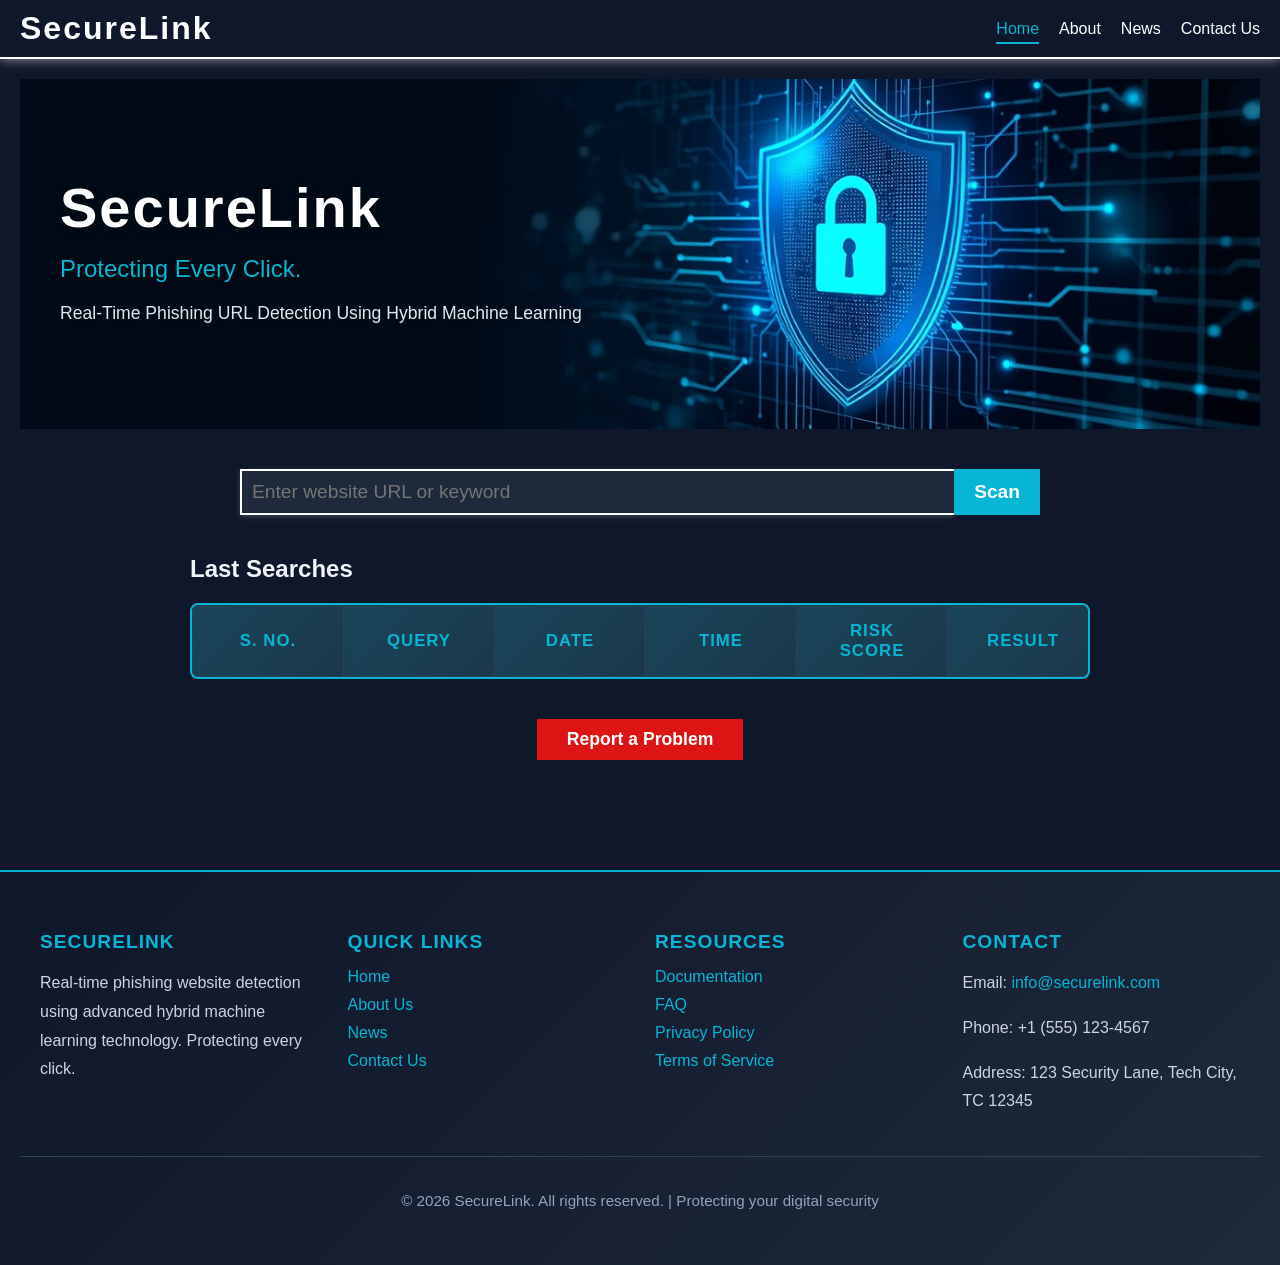
<file: index.html>
<!DOCTYPE html>
<html lang="en">
<head>
    <meta charset="UTF-8">
    <meta http-equiv="X-UA-Compatible" content="IE=edge">
    <meta name="viewport" content="width=device-width, initial-scale=1.0">
    <title>SecureLink - Real Time Phishing Website Detector</title>
    <link rel="stylesheet" href="style.css">
</head>
<body>
    <header class="site-header">
        <div class="logo">SecureLink</div>
        <button class="nav-toggle" aria-label="Toggle navigation">&#9776;</button>
        <nav class="main-nav">
            <ul>
                <li><a href="#" class="active">Home</a></li>
                <li><a href="about.html">About</a></li>
                <li><a href="#news">News</a></li>
                <li><a href="contact.html">Contact Us</a></li>
            </ul>
        </nav>
    </header>

    <main class="home-page">
        <section class="hero-banner">
            <img src="secure1.jpg" alt="SecureLink Banner" class="banner-image">
            <div class="banner-content glass-effect">
                <h1>SecureLink</h1>
                <p>Protecting Every Click.</p>
                <p class="subtitle">Real-Time Phishing URL Detection Using Hybrid Machine Learning</p>
            </div>
        </section>
        <section class="search-section">
            <input type="text" id="searchInput" placeholder="Enter website URL or keyword" />
            <button id="scanButton">Scan</button>
        </section>

        <section id="resultArea" class="result-section">
            <!-- Future ML model results will appear here -->
        </section>

        <section class="last-searches">
            <h2>Last Searches</h2>
            <table id="searchTable">
                <thead>
                    <tr>
                        <th>S. No.</th>
                        <th>Query</th>
                        <th>Date</th>
                        <th>Time</th>
                        <th>Risk Score</th>
                        <th>Result</th>
                    </tr>
                </thead>
                <tbody>
                    <!-- entries will be added here by JS -->
                </tbody>
            </table>
        </section>

        <button id="reportButton" class="report-button">Report a Problem</button>

        <!-- Report Dialog -->
        <div id="reportModal" class="modal">
            <div class="modal-content">
                <div class="modal-header">
                    <h2>Report a Problem</h2>
                    <button class="close-btn" id="closeModal">&times;</button>
                </div>
                <form id="reportForm">
                    <div class="form-group">
                        <label for="reportEmail">Email Address:</label>
                        <input type="email" id="reportEmail" placeholder="your.email@example.com" required>
                    </div>
                    <div class="form-group">
                        <label for="reportUrl">Problematic URL (if applicable):</label>
                        <input type="text" id="reportUrl" placeholder="https://example.com">
                    </div>
                    <div class="form-group">
                        <label for="reportType">Issue Type:</label>
                        <select id="reportType" required>
                            <option value="">-- Select an issue --</option>
                            <option value="false-positive">False Positive (Safe marked as Unsafe)</option>
                            <option value="false-negative">False Negative (Unsafe marked as Safe)</option>
                            <option value="technical">Technical Issue</option>
                            <option value="other">Other</option>
                        </select>
                    </div>
                    <div class="form-group">
                        <label for="reportMessage">Description:</label>
                        <textarea id="reportMessage" placeholder="Please describe the problem in detail..." rows="5" required></textarea>
                    </div>
                    <div class="modal-buttons">
                        <button type="button" class="btn-cancel" id="cancelBtn">Cancel</button>
                        <button type="submit" class="btn-submit">Submit Report</button>
                    </div>
                </form>
            </div>
        </div>
    </main>

    <footer>
        <div class="footer-content">
            <div class="footer-section">
                <h3>SecureLink</h3>
                <p>Real-time phishing website detection using advanced hybrid machine learning technology. Protecting every click.</p>
            </div>
            <div class="footer-section">
                <h3>Quick Links</h3>
                <ul>
                    <li><a href="index.html">Home</a></li>
                    <li><a href="about.html">About Us</a></li>
                    <li><a href="#news">News</a></li>
                    <li><a href="contact.html">Contact Us</a></li>
                </ul>
            </div>
            <div class="footer-section">
                <h3>Resources</h3>
                <ul>
                    <li><a href="#">Documentation</a></li>
                    <li><a href="#">FAQ</a></li>
                    <li><a href="#">Privacy Policy</a></li>
                    <li><a href="#">Terms of Service</a></li>
                </ul>
            </div>
            <div class="footer-section">
                <h3>Contact</h3>
                <p>Email: <a href="mailto:info@securelink.com">info@securelink.com</a></p>
                <p>Phone: +1 (555) 123-4567</p>
                <p>Address: 123 Security Lane, Tech City, TC 12345</p>
            </div>
        </div>
        <div class="footer-bottom">
            <p>&copy; 2026 SecureLink. All rights reserved. | Protecting your digital security</p>
        </div>
    </footer>

    <script src="Script.js"></script>
</body>
</html>
</file>
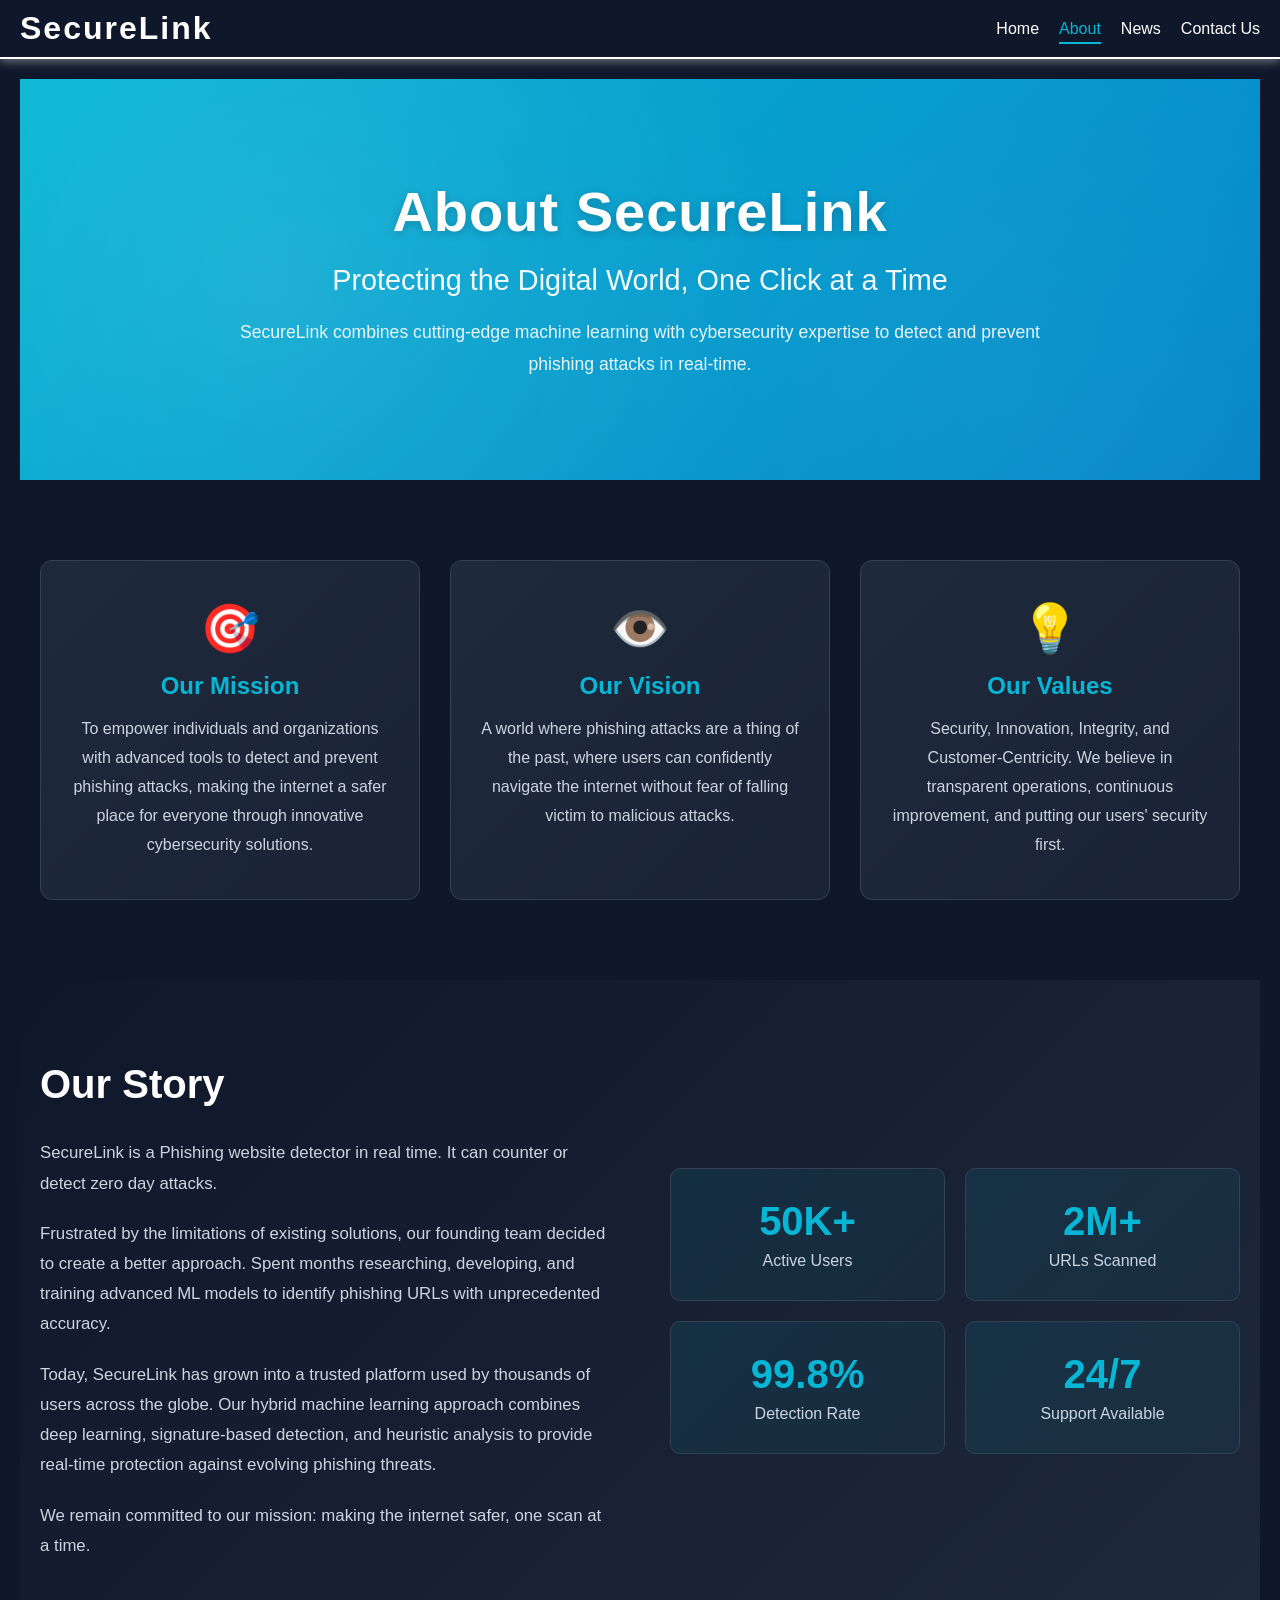
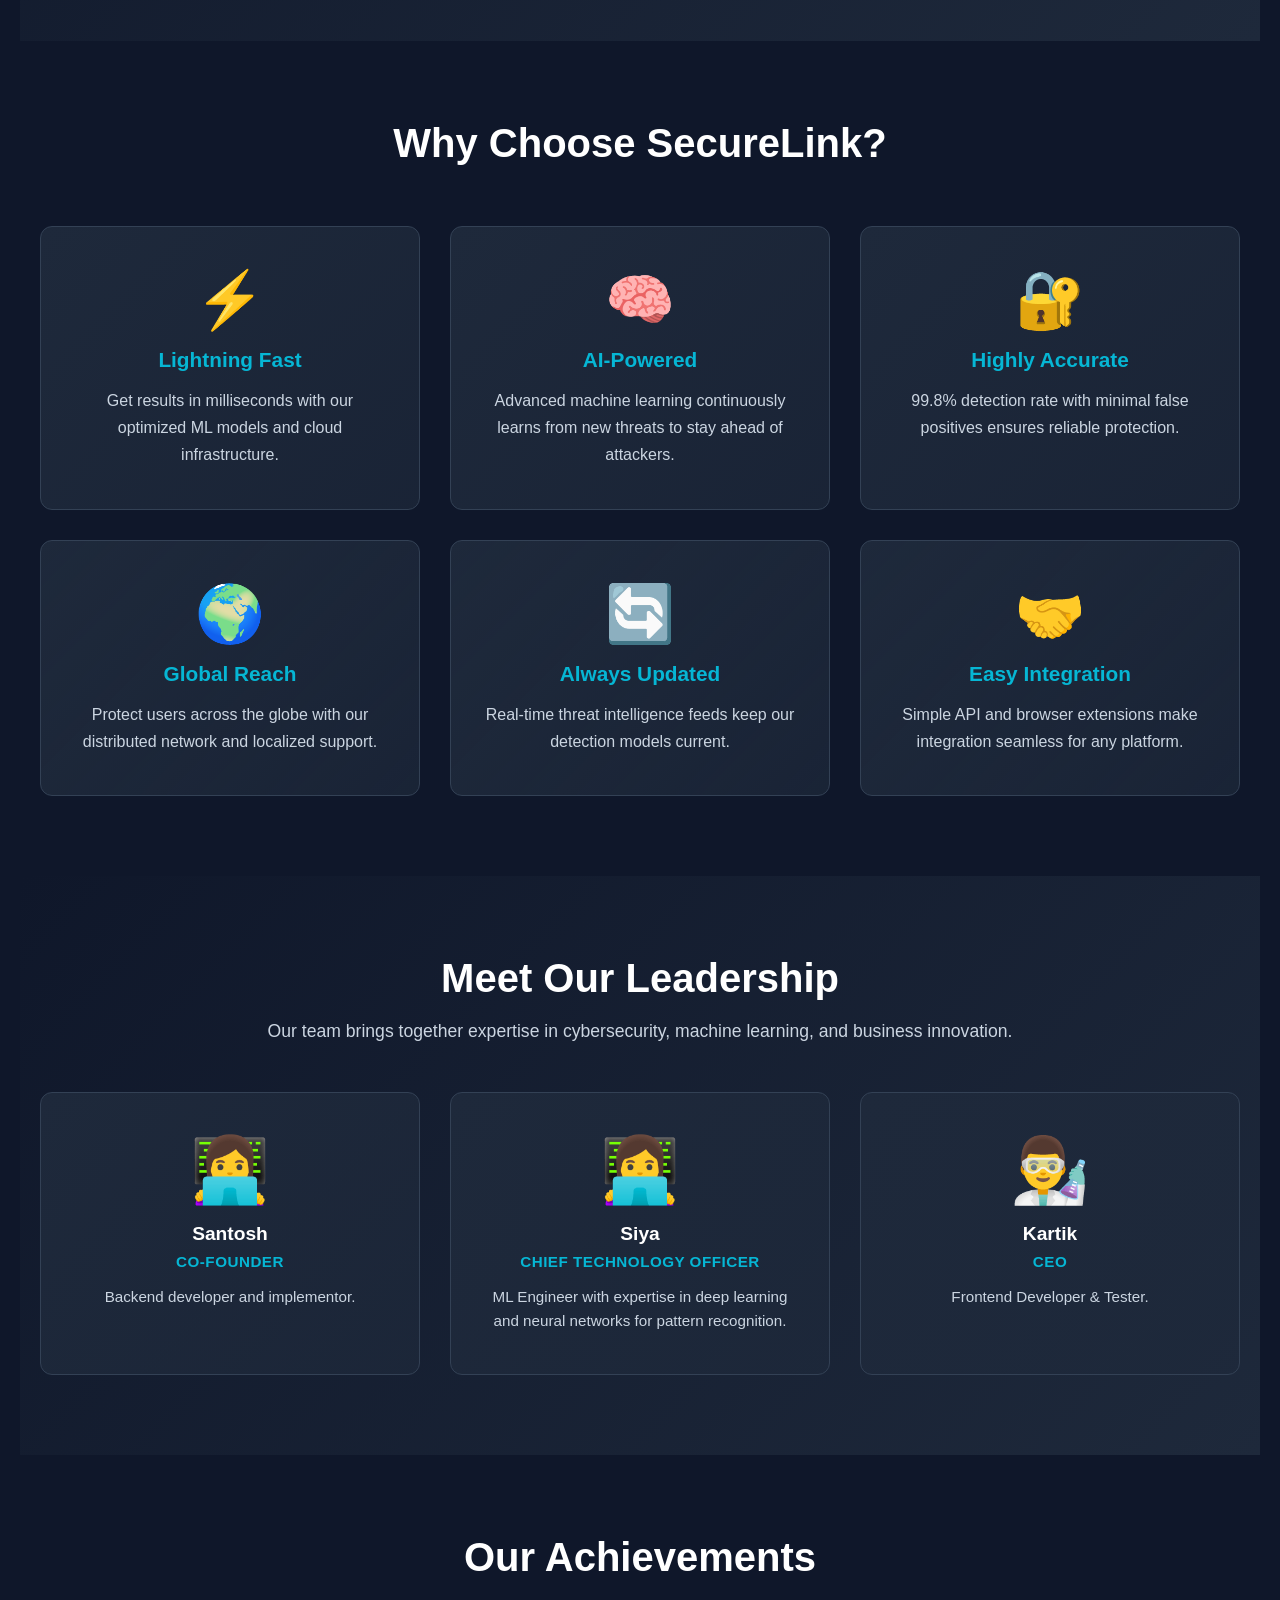
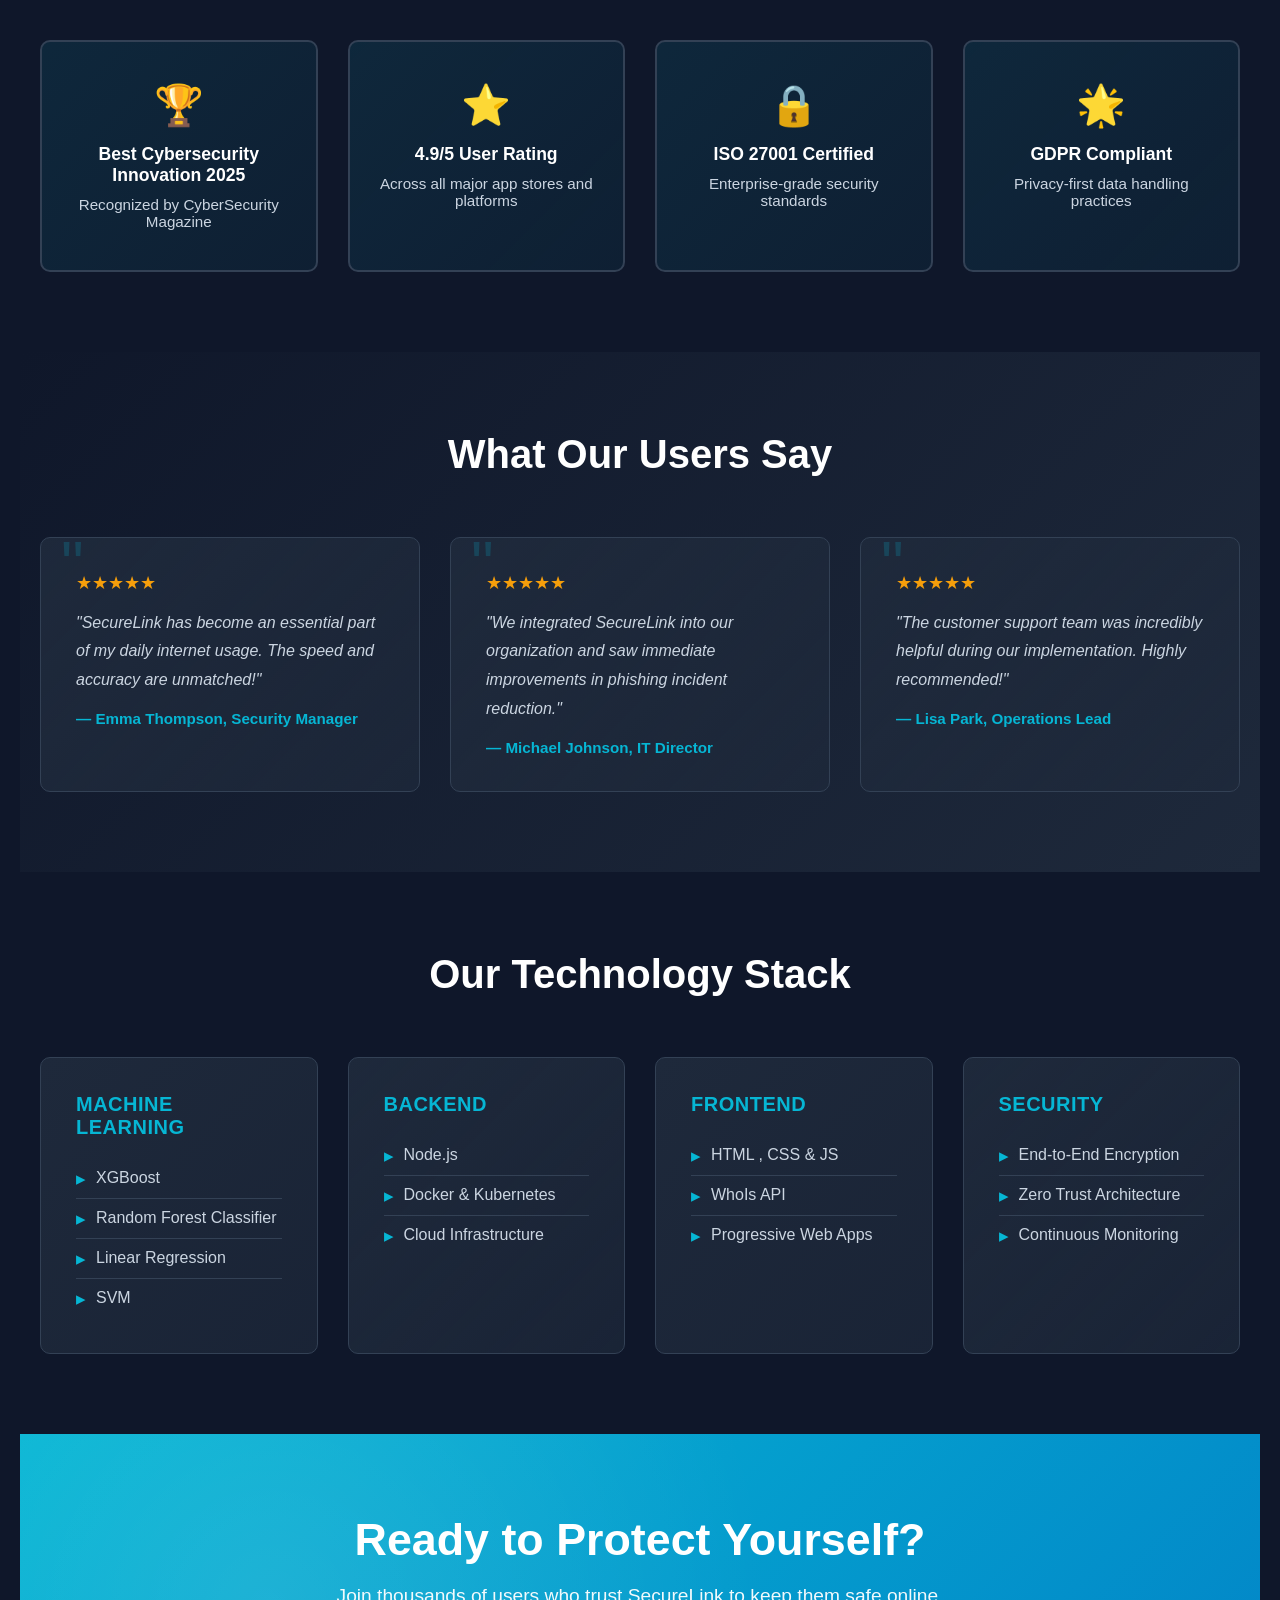
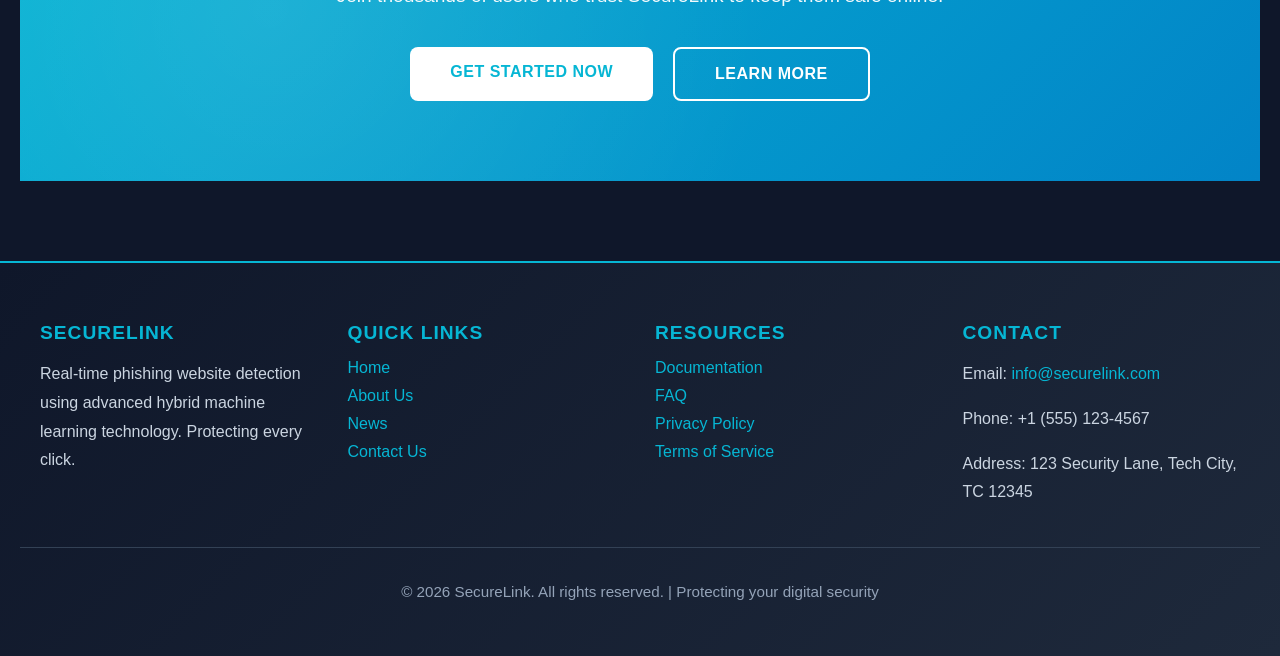
<file: about.html>
<!DOCTYPE html>
<html lang="en">
<head>
    <meta charset="UTF-8">
    <meta http-equiv="X-UA-Compatible" content="IE=edge">
    <meta name="viewport" content="width=device-width, initial-scale=1.0">
    <title>About Us - SecureLink</title>
    <meta name="description" content="Learn about SecureLink's mission to protect users from phishing attacks using advanced machine learning technology.">
    <link rel="stylesheet" href="style.css">
</head>
<body>
    <header class="site-header">
        <div class="logo">SecureLink</div>
        <button class="nav-toggle" aria-label="Toggle navigation">&#9776;</button>
        <nav class="main-nav">
            <ul>
                <li><a href="index.html">Home</a></li>
                <li><a href="about.html" class="active">About</a></li>
                <li><a href="#news">News</a></li>
                <li><a href="contact.html">Contact Us</a></li>
            </ul>
        </nav>
    </header>

    <main class="home-page">
        <!-- Hero Section -->
        <section class="about-hero" aria-labelledby="about-title">
            <div class="about-hero-content">
                <h1 id="about-title">About SecureLink</h1>
                <p class="hero-subtitle">Protecting the Digital World, One Click at a Time</p>
                <p class="hero-description">
                    SecureLink combines cutting-edge machine learning with cybersecurity expertise to detect and prevent phishing attacks in real-time.
                </p>
            </div>
        </section>

        <!-- Mission & Vision Section -->
        <section class="mission-vision" aria-labelledby="mission-heading">
            <div class="mission-vision-container">
                <article class="mission-card">
                    <div class="card-icon">🎯</div>
                    <h2 id="mission-heading">Our Mission</h2>
                    <p>
                        To empower individuals and organizations with advanced tools to detect and prevent phishing attacks, 
                        making the internet a safer place for everyone through innovative cybersecurity solutions.
                    </p>
                </article>

                <article class="mission-card">
                    <div class="card-icon">👁️</div>
                    <h2>Our Vision</h2>
                    <p>
                        A world where phishing attacks are a thing of the past, where users can confidently navigate the internet 
                        without fear of falling victim to malicious attacks.
                    </p>
                </article>

                <article class="mission-card">
                    <div class="card-icon">💡</div>
                    <h2>Our Values</h2>
                    <p>
                        Security, Innovation, Integrity, and Customer-Centricity. We believe in transparent operations, 
                        continuous improvement, and putting our users' security first.
                    </p>
                </article>
            </div>
        </section>

        <!-- Story Section -->
        <section class="about-story" aria-labelledby="story-heading">
            <div class="story-container">
                <div class="story-content">
                    <h2 id="story-heading">Our Story</h2>
                    <p>
                        SecureLink is a Phishing website detector in real time. It can counter or detect zero day attacks.
                    </p>
                    <p>
                        Frustrated by the limitations of existing solutions, our founding team decided to create a better approach. 
                        Spent months researching, developing, and training advanced ML models to identify phishing URLs with 
                        unprecedented accuracy.
                    </p>
                    <p>
                        Today, SecureLink has grown into a trusted platform used by thousands of users across the globe. 
                        Our hybrid machine learning approach combines deep learning, signature-based detection, and heuristic analysis 
                        to provide real-time protection against evolving phishing threats.
                    </p>
                    <p>
                        We remain committed to our mission: making the internet safer, one scan at a time.
                    </p>
                </div>
                <div class="story-stats">
                    <div class="stat-box">
                        <div class="stat-number">50K+</div>
                        <div class="stat-label">Active Users</div>
                    </div>
                    <div class="stat-box">
                        <div class="stat-number">2M+</div>
                        <div class="stat-label">URLs Scanned</div>
                    </div>
                    <div class="stat-box">
                        <div class="stat-number">99.8%</div>
                        <div class="stat-label">Detection Rate</div>
                    </div>
                    <div class="stat-box">
                        <div class="stat-number">24/7</div>
                        <div class="stat-label">Support Available</div>
                    </div>
                </div>
            </div>
        </section>

        <!-- Features/Highlights Section -->
        <section class="about-features" aria-labelledby="features-heading">
            <div class="features-container">
                <h2 id="features-heading">Why Choose SecureLink?</h2>
                <div class="features-grid">
                    <article class="feature-item" tabindex="0">
                        <div class="feature-icon">⚡</div>
                        <h3>Lightning Fast</h3>
                        <p>Get results in milliseconds with our optimized ML models and cloud infrastructure.</p>
                    </article>

                    <article class="feature-item" tabindex="0">
                        <div class="feature-icon">🧠</div>
                        <h3>AI-Powered</h3>
                        <p>Advanced machine learning continuously learns from new threats to stay ahead of attackers.</p>
                    </article>

                    <article class="feature-item" tabindex="0">
                        <div class="feature-icon">🔐</div>
                        <h3>Highly Accurate</h3>
                        <p>99.8% detection rate with minimal false positives ensures reliable protection.</p>
                    </article>

                    <article class="feature-item" tabindex="0">
                        <div class="feature-icon">🌍</div>
                        <h3>Global Reach</h3>
                        <p>Protect users across the globe with our distributed network and localized support.</p>
                    </article>

                    <article class="feature-item" tabindex="0">
                        <div class="feature-icon">🔄</div>
                        <h3>Always Updated</h3>
                        <p>Real-time threat intelligence feeds keep our detection models current.</p>
                    </article>

                    <article class="feature-item" tabindex="0">
                        <div class="feature-icon">🤝</div>
                        <h3>Easy Integration</h3>
                        <p>Simple API and browser extensions make integration seamless for any platform.</p>
                    </article>
                </div>
            </div>
        </section>

        <!-- Team Section -->
        <section class="about-team" aria-labelledby="team-heading">
            <div class="team-container">
                <h2 id="team-heading">Meet Our Leadership</h2>
                <p class="team-intro">
                    Our team brings together expertise in cybersecurity, machine learning, and business innovation.
                </p>
                <div class="team-grid">
                    <article class="team-member">
                        <div class="member-avatar">👩‍💻</div>
                        <h3>Santosh</h3>
                        <p class="member-role">Co-Founder</p>
                        <p class="member-bio">
                           Backend developer and implementor.
                        </p>
                    </article>

                    <article class="team-member">
                        <div class="member-avatar">👩‍💻</div>
                        <h3>Siya</h3>
                        <p class="member-role">Chief Technology Officer</p>
                        <p class="member-bio">
                            ML Engineer with expertise in deep learning and neural networks for pattern recognition.
                        </p>
                    </article>

                    <article class="team-member">
                        <div class="member-avatar">👨‍🔬</div>
                        <h3>Kartik</h3>
                        <p class="member-role">CEO</p>
                        <p class="member-bio">
                            Frontend Developer & Tester.
                        </p>
                    </article>
                </div>
            </div>
        </section>

        <!-- Achievements Section -->
        <section class="achievements" aria-labelledby="achievements-heading">
            <div class="achievements-container">
                <h2 id="achievements-heading">Our Achievements</h2>
                <div class="achievements-grid">
                    <div class="achievement-item">
                        <span class="achievement-icon">🏆</span>
                        <h3>Best Cybersecurity Innovation 2025</h3>
                        <p>Recognized by CyberSecurity Magazine</p>
                    </div>
                    <div class="achievement-item">
                        <span class="achievement-icon">⭐</span>
                        <h3>4.9/5 User Rating</h3>
                        <p>Across all major app stores and platforms</p>
                    </div>
                    <div class="achievement-item">
                        <span class="achievement-icon">🔒</span>
                        <h3>ISO 27001 Certified</h3>
                        <p>Enterprise-grade security standards</p>
                    </div>
                    <div class="achievement-item">
                        <span class="achievement-icon">🌟</span>
                        <h3>GDPR Compliant</h3>
                        <p>Privacy-first data handling practices</p>
                    </div>
                </div>
            </div>
        </section>

        <!-- Testimonials Section -->
        <section class="testimonials" aria-labelledby="testimonials-heading">
            <div class="testimonials-container">
                <h2 id="testimonials-heading">What Our Users Say</h2>
                <div class="testimonials-grid">
                    <article class="testimonial-card">
                        <div class="testimonial-rating">★★★★★</div>
                        <p class="testimonial-text">
                            "SecureLink has become an essential part of my daily internet usage. The speed and accuracy are unmatched!"
                        </p>
                        <p class="testimonial-author">— Emma Thompson, Security Manager</p>
                    </article>

                    <article class="testimonial-card">
                        <div class="testimonial-rating">★★★★★</div>
                        <p class="testimonial-text">
                            "We integrated SecureLink into our organization and saw immediate improvements in phishing incident reduction."
                        </p>
                        <p class="testimonial-author">— Michael Johnson, IT Director</p>
                    </article>

                    <article class="testimonial-card">
                        <div class="testimonial-rating">★★★★★</div>
                        <p class="testimonial-text">
                            "The customer support team was incredibly helpful during our implementation. Highly recommended!"
                        </p>
                        <p class="testimonial-author">— Lisa Park, Operations Lead</p>
                    </article>
                </div>
            </div>
        </section>

        <!-- Technology Stack Section -->
        <section class="technology-stack" aria-labelledby="tech-heading">
            <div class="tech-container">
                <h2 id="tech-heading">Our Technology Stack</h2>
                <div class="tech-grid">
                    <div class="tech-item">
                        <h3>Machine Learning</h3>
                        <ul>
                            <li>XGBoost</li>
                            <li>Random Forest Classifier</li>
                            <li>Linear Regression</li>
                            <li>SVM</li>
                        </ul>
                    </div>
                    <div class="tech-item">
                        <h3>Backend</h3>
                        <ul>
                            <li> Node.js</li>
                            <li>Docker & Kubernetes</li>
                            <li>Cloud Infrastructure</li>
                        </ul>
                    </div>
                    <div class="tech-item">
                        <h3>Frontend</h3>
                        <ul>
                            <li>HTML , CSS & JS</li>
                            <li>WhoIs API</li>
                            <li>Progressive Web Apps</li>
                        </ul>
                    </div>
                    <div class="tech-item">
                        <h3>Security</h3>
                        <ul>
                            <li>End-to-End Encryption</li>
                            <li>Zero Trust Architecture</li>
                            <li>Continuous Monitoring</li>
                        </ul>
                    </div>
                </div>
            </div>
        </section>

        <!-- CTA Section -->
        <section class="about-cta" aria-labelledby="cta-heading">
            <div class="cta-content">
                <h2 id="cta-heading">Ready to Protect Yourself?</h2>
                <p>Join thousands of users who trust SecureLink to keep them safe online.</p>
                <div class="cta-buttons">
                    <a href="index.html" class="cta-btn cta-btn-primary">Get Started Now</a>
                    <a href="contact.html" class="cta-btn cta-btn-secondary">Learn More</a>
                </div>
            </div>
        </section>
    </main>

    <footer>
        <div class="footer-content">
            <div class="footer-section">
                <h3>SecureLink</h3>
                <p>Real-time phishing website detection using advanced hybrid machine learning technology. Protecting every click.</p>
            </div>
            <div class="footer-section">
                <h3>Quick Links</h3>
                <ul>
                    <li><a href="index.html">Home</a></li>
                    <li><a href="about.html">About Us</a></li>
                    <li><a href="#news">News</a></li>
                    <li><a href="contact.html">Contact Us</a></li>
                </ul>
            </div>
            <div class="footer-section">
                <h3>Resources</h3>
                <ul>
                    <li><a href="#">Documentation</a></li>
                    <li><a href="#">FAQ</a></li>
                    <li><a href="#">Privacy Policy</a></li>
                    <li><a href="#">Terms of Service</a></li>
                </ul>
            </div>
            <div class="footer-section">
                <h3>Contact</h3>
                <p>Email: <a href="mailto:info@securelink.com">info@securelink.com</a></p>
                <p>Phone: +1 (555) 123-4567</p>
                <p>Address: 123 Security Lane, Tech City, TC 12345</p>
            </div>
        </div>
        <div class="footer-bottom">
            <p>&copy; 2026 SecureLink. All rights reserved. | Protecting your digital security</p>
        </div>
    </footer>

    <script src="Script.js"></script>
</body>
</html>
</file>
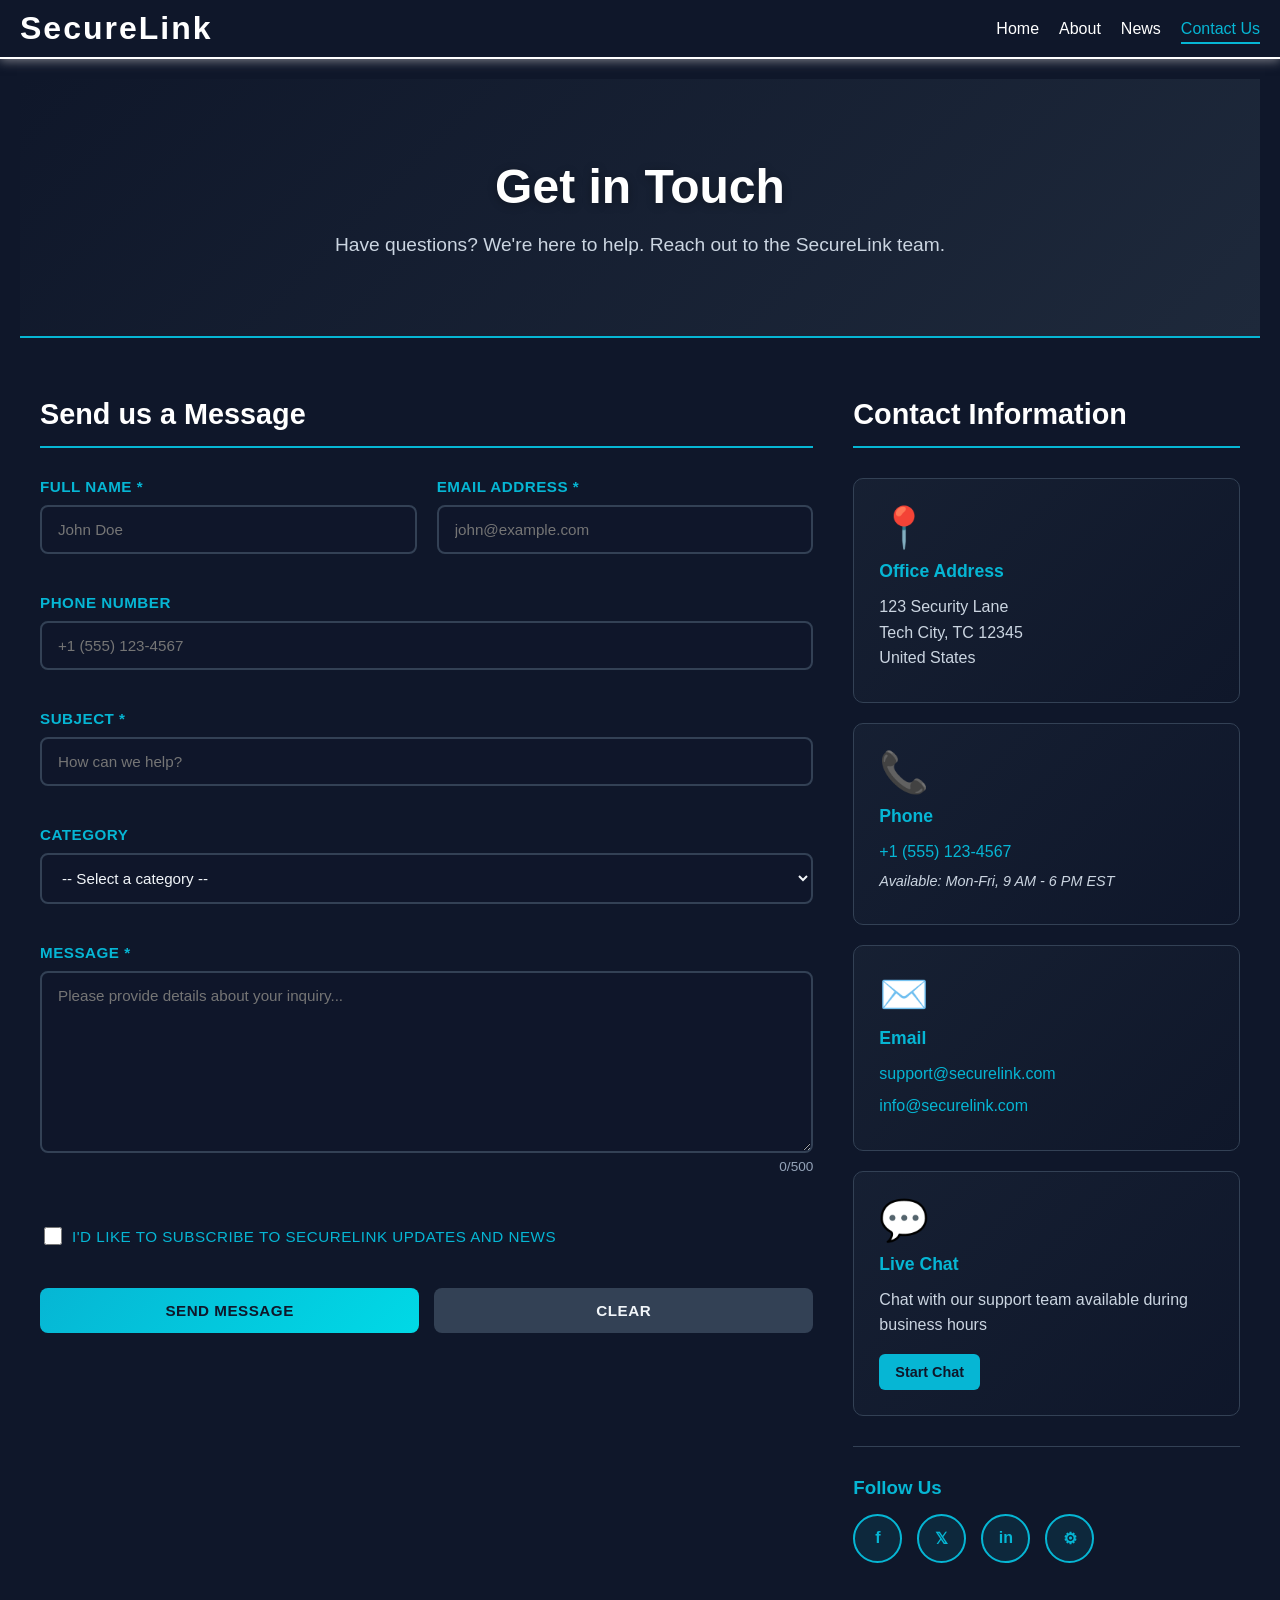
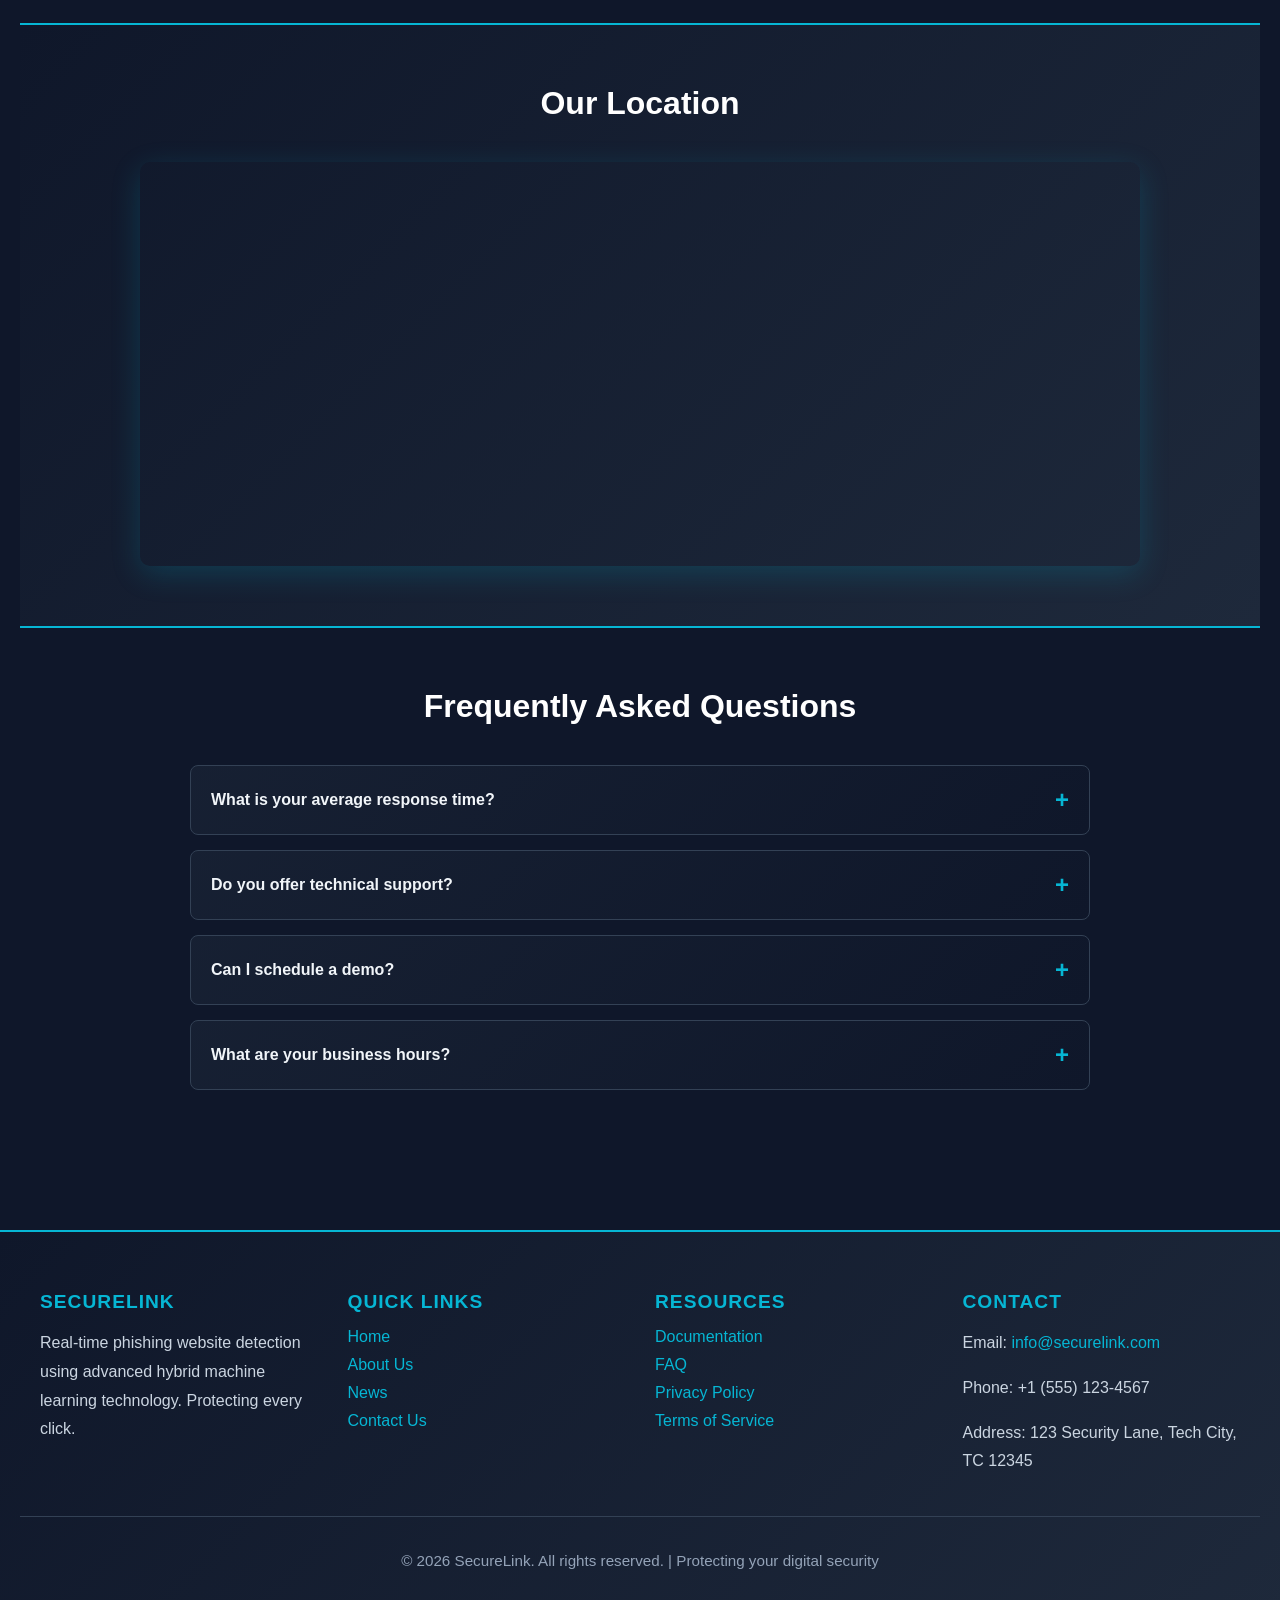
<file: contact.html>
<!DOCTYPE html>
<html lang="en">
<head>
    <meta charset="UTF-8">
    <meta http-equiv="X-UA-Compatible" content="IE=edge">
    <meta name="viewport" content="width=device-width, initial-scale=1.0">
    <title>Contact Us - SecureLink</title>
    <link rel="stylesheet" href="style.css">
</head>
<body>
    <header class="site-header">
        <div class="logo">SecureLink</div>
        <!-- mobile menu toggle -->
        <button class="nav-toggle" aria-label="Toggle navigation">&#9776;</button>
        <nav class="main-nav">
            <ul>
                <li><a href="index.html">Home</a></li>
                <li><a href="#about">About</a></li>
                <li><a href="#news">News</a></li>
                <li><a href="contact.html" class="active">Contact Us</a></li>
            </ul>
        </nav>
    </header>

    <main class="home-page">
        <!-- Hero Section -->
        <section class="contact-hero">
            <div class="contact-hero-content">
                <h1>Get in Touch</h1>
                <p>Have questions? We're here to help. Reach out to the SecureLink team.</p>
            </div>
        </section>

        <!-- Main Contact Section -->
        <section class="contact-container">
            <div class="contact-form-wrapper">
                <!-- Contact Form -->
                <div class="contact-form-section">
                    <h2>Send us a Message</h2>
                    <form id="contactForm" class="contact-form">
                        <div class="form-row">
                            <div class="form-group">
                                <label for="fullName">Full Name *</label>
                                <input 
                                    type="text" 
                                    id="fullName" 
                                    name="fullName" 
                                    placeholder="John Doe" 
                                    required
                                    aria-label="Full Name"
                                    aria-required="true">
                                <span class="error-message" id="fullNameError"></span>
                            </div>
                            <div class="form-group">
                                <label for="email">Email Address *</label>
                                <input 
                                    type="email" 
                                    id="email" 
                                    name="email" 
                                    placeholder="john@example.com" 
                                    required
                                    aria-label="Email Address"
                                    aria-required="true">
                                <span class="error-message" id="emailError"></span>
                            </div>
                        </div>

                        <div class="form-group full-width">
                            <label for="phone">Phone Number</label>
                            <input 
                                type="tel" 
                                id="phone" 
                                name="phone" 
                                placeholder="+1 (555) 123-4567"
                                aria-label="Phone Number">
                            <span class="error-message" id="phoneError"></span>
                        </div>

                        <div class="form-group full-width">
                            <label for="subject">Subject *</label>
                            <input 
                                type="text" 
                                id="subject" 
                                name="subject" 
                                placeholder="How can we help?" 
                                required
                                aria-label="Subject"
                                aria-required="true">
                            <span class="error-message" id="subjectError"></span>
                        </div>

                        <div class="form-group full-width">
                            <label for="category">Category</label>
                            <select id="category" name="category" aria-label="Message Category">
                                <option value="">-- Select a category --</option>
                                <option value="general">General Inquiry</option>
                                <option value="support">Technical Support</option>
                                <option value="feature">Feature Request</option>
                                <option value="partnership">Partnership</option>
                                <option value="other">Other</option>
                            </select>
                        </div>

                        <div class="form-group full-width">
                            <label for="message">Message *</label>
                            <textarea 
                                id="message" 
                                name="message" 
                                rows="6" 
                                placeholder="Please provide details about your inquiry..." 
                                required
                                aria-label="Message"
                                aria-required="true"></textarea>
                            <span class="error-message" id="messageError"></span>
                            <span class="character-count"><span id="charCount">0</span>/500</span>
                        </div>

                        <div class="form-group full-width checkbox">
                            <input 
                                type="checkbox" 
                                id="subscribe" 
                                name="subscribe"
                                aria-label="Subscribe to newsletter">
                            <label for="subscribe">I'd like to subscribe to SecureLink updates and news</label>
                        </div>

                        <div class="alert-message" id="successMessage"></div>
                        <div class="alert-message alert-error" id="errorMessage"></div>

                        <div class="form-buttons">
                            <button type="submit" class="btn-submit" aria-label="Send Message">
                                <span>Send Message</span>
                            </button>
                            <button type="reset" class="btn-reset" aria-label="Reset Form">
                                <span>Clear</span>
                            </button>
                        </div>
                    </form>
                </div>

                <!-- Contact Information -->
                <div class="contact-info-section">
                    <h2>Contact Information</h2>
                    
                    <div class="contact-info-card">
                        <div class="info-icon">📍</div>
                        <h3>Office Address</h3>
                        <p>123 Security Lane<br>Tech City, TC 12345<br>United States</p>
                    </div>

                    <div class="contact-info-card">
                        <div class="info-icon">📞</div>
                        <h3>Phone</h3>
                        <p><a href="tel:+15551234567">+1 (555) 123-4567</a></p>
                        <p class="availability">Available: Mon-Fri, 9 AM - 6 PM EST</p>
                    </div>

                    <div class="contact-info-card">
                        <div class="info-icon">✉️</div>
                        <h3>Email</h3>
                        <p><a href="mailto:support@securelink.com">support@securelink.com</a></p>
                        <p><a href="mailto:info@securelink.com">info@securelink.com</a></p>
                    </div>

                    <div class="contact-info-card">
                        <div class="info-icon">💬</div>
                        <h3>Live Chat</h3>
                        <p>Chat with our support team available during business hours</p>
                        <button class="btn-chat" aria-label="Start Live Chat">Start Chat</button>
                    </div>

                    <div class="social-links">
                        <h3>Follow Us</h3>
                        <div class="social-icons">
                            <a href="#" aria-label="Facebook" title="Facebook">f</a>
                            <a href="#" aria-label="Twitter" title="Twitter">𝕏</a>
                            <a href="#" aria-label="LinkedIn" title="LinkedIn">in</a>
                            <a href="#" aria-label="GitHub" title="GitHub">⚙</a>
                        </div>
                    </div>
                </div>
            </div>
        </section>

        <!-- Map Section -->
        <section class="map-section">
            <h2>Our Location</h2>
            <div class="map-container">
                <iframe 
                    src="https://www.google.com/maps/embed?pb=!1m18!1m12!1m3!1d3024.5316850599893!2d-74.00601!3d40.71278!2m3!1f0!2f0!3f0!3m2!1i1024!2i768!4f13.1!3m3!1m2!1s0x89c25a27acde25e1%3A0x3e7e5e5e3e3e3e3e!2s123%20Security%20Lane%2C%20New%20York%2C%20NY!5e0!3m2!1sen!2sus!4v1234567890"
                    width="100%" 
                    height="400" 
                    style="border:0;" 
                    allowfullscreen="" 
                    loading="lazy" 
                    referrerpolicy="no-referrer-when-downgrade"
                    title="SecureLink Office Location Map"
                    aria-label="Google Maps showing SecureLink office location">
                </iframe>
            </div>
        </section>

        <!-- FAQ Section -->
        <section class="faq-section">
            <h2>Frequently Asked Questions</h2>
            <div class="faq-container">
                <div class="faq-item">
                    <button class="faq-question" aria-expanded="false">
                        <span>What is your average response time?</span>
                        <span class="faq-icon">+</span>
                    </button>
                    <div class="faq-answer">
                        <p>We typically respond to inquiries within 24 business hours. For urgent support, please call our hotline.</p>
                    </div>
                </div>

                <div class="faq-item">
                    <button class="faq-question" aria-expanded="false">
                        <span>Do you offer technical support?</span>
                        <span class="faq-icon">+</span>
                    </button>
                    <div class="faq-answer">
                        <p>Yes! Our technical support team is available Monday through Friday, 9 AM to 6 PM EST. You can reach them via email, phone, or live chat.</p>
                    </div>
                </div>

                <div class="faq-item">
                    <button class="faq-question" aria-expanded="false">
                        <span>Can I schedule a demo?</span>
                        <span class="faq-icon">+</span>
                    </button>
                    <div class="faq-answer">
                        <p>Absolutely! Please contact us with your preferred date and time, and we'll schedule a personalized demo for your team.</p>
                    </div>
                </div>

                <div class="faq-item">
                    <button class="faq-question" aria-expanded="false">
                        <span>What are your business hours?</span>
                        <span class="faq-icon">+</span>
                    </button>
                    <div class="faq-answer">
                        <p>Our office is open Monday through Friday, 9 AM to 6 PM EST. We're closed on weekends and public holidays.</p>
                    </div>
                </div>
            </div>
        </section>
    </main>

    <footer>
        <div class="footer-content">
            <div class="footer-section">
                <h3>SecureLink</h3>
                <p>Real-time phishing website detection using advanced hybrid machine learning technology. Protecting every click.</p>
            </div>
            <div class="footer-section">
                <h3>Quick Links</h3>
                <ul>
                    <li><a href="index.html">Home</a></li>
                    <li><a href="#about">About Us</a></li>
                    <li><a href="#news">News</a></li>
                    <li><a href="contact.html">Contact Us</a></li>
                </ul>
            </div>
            <div class="footer-section">
                <h3>Resources</h3>
                <ul>
                    <li><a href="#">Documentation</a></li>
                    <li><a href="#">FAQ</a></li>
                    <li><a href="#">Privacy Policy</a></li>
                    <li><a href="#">Terms of Service</a></li>
                </ul>
            </div>
            <div class="footer-section">
                <h3>Contact</h3>
                <p>Email: <a href="mailto:info@securelink.com">info@securelink.com</a></p>
                <p>Phone: +1 (555) 123-4567</p>
                <p>Address: 123 Security Lane, Tech City, TC 12345</p>
            </div>
        </div>
        <div class="footer-bottom">
            <p>&copy; 2026 SecureLink. All rights reserved. | Protecting your digital security</p>
        </div>
    </footer>

    <script src="contact.js"></script>
</body>
</html>
</file>
<file: style.css>
:root {
  --primary-bg: #0F172A;       /* Deep Navy */
  --secondary-bg: #1E293B;     /* Card Background */
  --accent-color: #06B6D4;     /* Cyan Accent */
  --text-color: #F1F5F9;       /* Soft White */
  --border-color: #334155;     /* Subtle Slate Border */

  --safe-color: #22C55E;       /* Green */
  --danger-color: #EF4444;     /* Red */
  --warning-color: #F59E0B;    /* Amber */
}
body {
    margin: 0;
    padding: 0;
    background-color: var(--primary-bg);
    font-family: 'Segoe UI', Tahoma, Geneva, Verdana, sans-serif;
    color: var(--text-color);
}

.site-header {
    display: flex;
    justify-content: space-between;
    align-items: center;
    padding: 10px 20px;
    background: var(--primary-bg);
    border-bottom: 2px solid white;
    box-shadow: 0 2px 10px rgba(230, 226, 226, 0.5);
    position: relative;
}
.nav-toggle {
    display: none;
    background: none;
    border: none;
    font-size: 1.8em;
    color: var(--accent-color);
    cursor: pointer;
}
.logo {
    font-size: 2em;
    font-weight: bold;
    letter-spacing: 2px;
    color: white;
}
.main-nav ul {
    list-style: none;
    margin: 0;
    padding: 0;
    display: flex;
}
.main-nav li {
    margin-left: 20px;
}
.main-nav a {
    text-decoration: none;
    color: white;
    position: relative;
    padding: 5px 0;
}
.main-nav a:hover,
.main-nav a.active {
    color: var(--accent-color);
}
.main-nav a:after {
    content: '';
    position: absolute;
    left: 0;
    bottom: -2px;
    width: 100%;
    height: 2px;
    background: var(--accent-color);
    transform: scaleX(0);
    transform-origin: left;
    transition: transform 0.3s;
}
.main-nav a:hover:after,
.main-nav a.active:after {
    transform: scaleX(1);
}

/* Hero Banner Styles */
.hero-banner {
    position: relative;
    width: 100%;
    height: 350px;
    overflow: hidden;
    margin-bottom: 40px;
}

.banner-image {
    width: 100%;
    height: 100%;
    object-fit: cover;
    display: block;
}

.banner-content {
    position: absolute;
    top: 50%;
    left: 40px;
    transform: translateY(-50%);
    text-align: left;
    z-index: 2;
    width: auto;
    max-width: 600px;
    padding: 40px 0;
}

.glass-effect {
    background: transparent;
    backdrop-filter: none;
    -webkit-backdrop-filter: none;
    border: none;
    border-radius: 0;
    box-shadow: none;
}

.banner-content h1 {
    font-size: 3.5em;
    margin: 0 0 15px 0;
    color: white;
    text-shadow: 0 2px 10px rgba(0, 0, 0, 0.5);
    font-weight: 700;
    letter-spacing: 2px;
}

.banner-content p {
    font-size: 1.5em;
    margin: 10px 0;
    color: var(--accent-color);
    text-shadow: 0 1px 5px rgba(0, 0, 0, 0.5);
}

.banner-content .subtitle {
    font-size: 1.1em;
    color: #E2E8F0;
    font-weight: 300;
    margin-top: 20px;
}

/* main content */
.home-page {
    padding: 20px;
}
.search-section {
    display: flex;
    max-width: 800px;
    margin: 40px auto;
}
#searchInput {
    flex: 1;
    padding: 10px;
    border: 2px solid white;
    border-right: none;
    font-size: 1.2em;
    background: var(--secondary-bg);
    color: var(--text-color);
    box-shadow: 0px 2px 5px rgba(255, 255, 255, 0.2);
}
#searchInput:hover,#searchInput:active {
    border-color: var(--accent-color);
}
#scanButton {
    padding: 10px 20px;
    border: none;
    font-weight: 600;
    background: var(--accent-color);
    color: white;
    cursor: pointer;
    font-size: 1.2em;
}
#scanButton:hover {
    background: var(--accent-color);
    color: white;
     box-shadow: 0 0 12px var(--accent-color);
transition: all 0.3s ease;
}

.result-section {
    max-width: 800px;
    margin: 20px auto;
    padding: 20px;
    border: 2px dashed var(--border-color);
    min-height: 120px;
    background: var(--secondary-bg);
    color: var(--text-color);
    display: none;
}

.result-section.active {
    display: block;
}

/* Scanning Animation */
.scanning-container {
    text-align: center;
    padding: 20px;
}

.scanning-text {
    font-size: 1.3em;
    margin-bottom: 20px;
    color: var(--accent-color);
}

.scanning-bar {
    width: 100%;
    height: 6px;
    background: linear-gradient(90deg, transparent, rgba(6, 182, 212, 0.3), transparent);
    border-radius: 3px;
    overflow: hidden;
    margin: 20px 0;
    position: relative;
}

.scan-line {
    height: 100%;
    width: 40px;
    background: linear-gradient(90deg, transparent, var(--accent-color), transparent);
    border-radius: 3px;
    animation: scanAnimation 2s infinite;
    box-shadow: 0 0 15px var(--accent-color), 0 0 25px rgba(6, 182, 212, 0.5);
}

@keyframes scanAnimation {
    0% {
        left: -40px;
    }
    100% {
        left: 100%;
    }
}

.scanning-status {
    font-size: 1em;
    color: #CBD5E1;
    font-style: italic;
    margin-top: 15px;
    animation: pulse 1.5s ease-in-out infinite;
}

@keyframes pulse {
    0%, 100% {
        opacity: 0.7;
    }
    50% {
        opacity: 1;
    }
}

.last-searches {
    max-width: 900px;
    margin: 40px auto;
}
.last-searches table {
    width: 100%;
    border-collapse: collapse;
    display: block;
    overflow-x: auto;
    background: var(--secondary-bg);
    border: 2px solid var(--accent-color);
    border-radius: 8px;
    overflow: hidden;
}
.last-searches th,
.last-searches td {
    border: 1px solid var(--border-color);
    padding: 15px 30px;
    text-align: center;
    min-width: 90px;
}

.last-searches th {
    background: linear-gradient(135deg, rgba(6, 182, 212, 0.2), rgba(6, 182, 212, 0.1));
    font-weight: 600;
    color: var(--accent-color);
    font-size: 1.05em;
    text-transform: uppercase;
    letter-spacing: 1px;
}

.last-searches td {
    color: var(--text-color);
    border-bottom: 1px solid var(--border-color);
}

/* Result and Risk Score Badges */
.risk-badge {
    padding: 6px 12px;
    border-radius: 20px;
    background: linear-gradient(135deg, rgba(59, 130, 246, 0.2), rgba(99, 102, 241, 0.2));
    color: #93C5FD;
    font-weight: 600;
    font-size: 0.9em;
    border: 1px solid rgba(59, 130, 246, 0.3);
}

.result-badge {
    padding: 8px 16px;
    border-radius: 20px;
    font-weight: 600;
    font-size: 0.9em;
    text-transform: uppercase;
    letter-spacing: 0.5px;
    display: inline-block;
    border: 2px solid;
}

.result-safe {
    background: rgba(34, 197, 94, 0.15);
    color: var(--safe-color);
    border-color: var(--safe-color);
    box-shadow: 0 0 10px rgba(34, 197, 94, 0.2);
}

.result-suspicious {
    background: rgba(245, 158, 11, 0.15);
    color: var(--warning-color);
    border-color: var(--warning-color);
    box-shadow: 0 0 10px rgba(245, 158, 11, 0.2);
}

.result-phishing {
    background: rgba(239, 68, 68, 0.15);
    color: var(--danger-color);
    border-color: var(--danger-color);
    box-shadow: 0 0 10px rgba(239, 68, 68, 0.2);
}

.report-button {
    display: block;
    margin: 30px auto;
    padding: 10px 30px;
    border:none;
    background-color: rgb(221, 20, 20);
    color:white;
    font-size: 1.1em;
    cursor: pointer;
    font-weight: 600;
}
.report-button:hover {
    background-color: #f50909;
    color: white;
    box-shadow: 2px 2px 10px rgba(255, 0, 0, 0.5);
}

/* Modal Dialog Styles */
.modal {
    display: none;
    position: fixed;
    z-index: 1000;
    left: 0;
    top: 0;
    width: 100%;
    height: 100%;
    background-color: rgba(0, 0, 0, 0.7);
    animation: fadeIn 0.3s ease;
}

@keyframes fadeIn {
    from {
        opacity: 0;
    }
    to {
        opacity: 1;
    }
}

.modal-content {
    background: linear-gradient(135deg, var(--secondary-bg), var(--primary-bg));
    margin: 5% auto;
    padding: 0;
    border: 2px solid var(--accent-color);
    border-radius: 12px;
    width: 90%;
    max-width: 500px;
    box-shadow: 0 8px 32px rgba(6, 182, 212, 0.3);
    animation: slideDown 0.3s ease;
}

@keyframes slideDown {
    from {
        transform: translateY(-50px);
        opacity: 0;
    }
    to {
        transform: translateY(0);
        opacity: 1;
    }
}

.modal-header {
    display: flex;
    justify-content: space-between;
    align-items: center;
    padding: 20px;
    border-bottom: 2px solid var(--accent-color);
    background: rgba(6, 182, 212, 0.1);
}

.modal-header h2 {
    margin: 0;
    color: var(--accent-color);
    font-size: 1.5em;
}

.close-btn {
    background: none;
    border: none;
    color: var(--accent-color);
    font-size: 2em;
    cursor: pointer;
    padding: 0;
    width: 40px;
    height: 40px;
    display: flex;
    align-items: center;
    justify-content: center;
    border-radius: 50%;
    transition: all 0.3s;
}

.close-btn:hover {
    background: rgba(6, 182, 212, 0.2);
    color: white;
}

#reportForm {
    padding: 20px;
}

.form-group {
    margin-bottom: 20px;
    display: flex;
    flex-direction: column;
}

.form-group label {
    color: var(--accent-color);
    font-weight: 600;
    margin-bottom: 8px;
    font-size: 0.95em;
}

.form-group input,
.form-group select,
.form-group textarea {
    padding: 12px;
    border: 1px solid var(--border-color);
    background: rgba(15, 23, 42, 0.5);
    color: var(--text-color);
    border-radius: 6px;
    font-family: inherit;
    font-size: 0.95em;
    transition: all 0.3s;
}

.form-group input:focus,
.form-group select:focus,
.form-group textarea:focus {
    outline: none;
    border-color: var(--accent-color);
    background: rgba(15, 23, 42, 0.7);
    box-shadow: 0 0 10px rgba(6, 182, 212, 0.2);
}

.modal-buttons {
    display: flex;
    gap: 10px;
    margin-top: 20px;
}

.btn-cancel,
.btn-submit {
    flex: 1;
    padding: 12px 20px;
    border: none;
    border-radius: 6px;
    font-weight: 600;
    cursor: pointer;
    font-size: 0.95em;
    transition: all 0.3s;
}

.btn-cancel {
    background: var(--border-color);
    color: var(--text-color);
}

.btn-cancel:hover {
    background: #475569;
    box-shadow: 0 4px 12px rgba(0, 0, 0, 0.3);
}

.btn-submit {
    background: linear-gradient(135deg, var(--accent-color), #06d9e6);
    color: var(--primary-bg);
    font-weight: 700;
}

.btn-submit:hover {
    transform: translateY(-2px);
    box-shadow: 0 6px 20px rgba(6, 182, 212, 0.4);
}

/* Footer Styles */
footer {
    background: linear-gradient(135deg, var(--primary-bg), var(--secondary-bg));
    border-top: 2px solid var(--accent-color);
    margin-top: 60px;
    padding: 40px 20px;
    color: var(--text-color);
}

.footer-content {
    max-width: 1200px;
    margin: 0 auto;
    display: grid;
    grid-template-columns: repeat(auto-fit, minmax(250px, 1fr));
    gap: 30px;
}

.footer-section h3 {
    color: var(--accent-color);
    margin-bottom: 15px;
    font-size: 1.2em;
    text-transform: uppercase;
    letter-spacing: 1px;
}

.footer-section p {
    line-height: 1.8;
    color: #CBD5E1;
    margin-bottom: 10px;
}

.footer-section ul {
    list-style: none;
    padding: 0;
    margin: 0;
}

.footer-section ul li {
    margin-bottom: 10px;
}

.footer-section a {
    color: var(--accent-color);
    text-decoration: none;
    transition: color 0.3s;
}

.footer-section a:hover {
    color: #00e6b8;
    text-decoration: underline;
}

.footer-bottom {
    border-top: 1px solid var(--border-color);
    margin-top: 30px;
    padding-top: 20px;
    text-align: center;
    color: #94A3B8;
    font-size: 0.95em;
}

/* responsive adjustments */
@media (max-width: 768px) {
    .hero-banner {
        height: 350px;
        margin-bottom: 30px;
    }

    .banner-content {
        width: auto;
        max-width: 90%;
        padding: 30px 0;
        left: 20px;
    }

    .banner-content h1 {
        font-size: 2.5em;
    }

    .banner-content p {
        font-size: 1.2em;
    }

    .banner-content .subtitle {
        font-size: 0.95em;
    }

    .search-section {
        flex-direction: column;
    }
    #searchInput {
        border-right: 2px dashed var(--border-color);
    }
    #scanButton {
        margin-top: 10px;
    }

    .main-nav ul {
        flex-direction: column;
    }
    .main-nav li {
        margin: 10px 0;
    }
    .nav-toggle {
        display: block;
    }
    .main-nav {
        display: none;
        width: 100%;
        background: var(--primary-bg);
        position: absolute;
        top: 60px;
        left: 0;
    }
    .main-nav.open {
        display: block;
    }
}

@media (max-width: 500px) {
    .logo {
        font-size: 1.5em;
    }
    .report-button {
        width: 90%;
    }

    .footer-content {
        grid-template-columns: 1fr;
    }

    .footer-section h3 {
        font-size: 1.1em;
    }

    footer {
        padding: 30px 15px;
    }
}

/* ==================== ABOUT US PAGE STYLES ==================== */

/* About Hero Section */
.about-hero {
    background: linear-gradient(135deg, #06B6D4 0%, #0284C7 100%);
    padding: 100px 20px;
    text-align: center;
    color: white;
    position: relative;
    overflow: hidden;
}

.about-hero::before {
    content: '';
    position: absolute;
    top: 0;
    left: 0;
    right: 0;
    bottom: 0;
    background: radial-gradient(circle at 20% 50%, rgba(255, 255, 255, 0.1) 0%, transparent 50%),
                radial-gradient(circle at 80% 80%, rgba(255, 255, 255, 0.05) 0%, transparent 50%);
    pointer-events: none;
}

.about-hero-content {
    position: relative;
    z-index: 2;
    max-width: 800px;
    margin: 0 auto;
}

.about-hero h1 {
    font-size: 3.5em;
    margin: 0 0 20px 0;
    font-weight: 700;
    letter-spacing: 1px;
    text-shadow: 0 2px 10px rgba(0, 0, 0, 0.2);
}

.hero-subtitle {
    font-size: 1.8em;
    margin: 0 0 20px 0;
    font-weight: 300;
    opacity: 0.95;
}

.hero-description {
    font-size: 1.1em;
    margin: 0;
    line-height: 1.8;
    opacity: 0.9;
}

/* Mission & Vision Section */
.mission-vision {
    background: var(--primary-bg);
    padding: 80px 20px;
}

.mission-vision-container {
    max-width: 1200px;
    margin: 0 auto;
    display: grid;
    grid-template-columns: repeat(auto-fit, minmax(300px, 1fr));
    gap: 30px;
}

.mission-card {
    background: linear-gradient(135deg, var(--secondary-bg), rgba(30, 41, 59, 0.7));
    padding: 40px 30px;
    border-radius: 12px;
    border: 1px solid var(--border-color);
    text-align: center;
    transition: all 0.3s ease;
    position: relative;
    overflow: hidden;
}

.mission-card::before {
    content: '';
    position: absolute;
    top: 0;
    left: -100%;
    width: 100%;
    height: 100%;
    background: linear-gradient(90deg, transparent, rgba(6, 182, 212, 0.1), transparent);
    transition: left 0.5s ease;
}

.mission-card:hover {
    transform: translateY(-8px);
    border-color: var(--accent-color);
    box-shadow: 0 12px 30px rgba(6, 182, 212, 0.2);
}

.mission-card:hover::before {
    left: 100%;
}

.card-icon {
    font-size: 3em;
    margin-bottom: 15px;
}

.mission-card h2 {
    font-size: 1.5em;
    color: var(--accent-color);
    margin: 15px 0;
}

.mission-card p {
    color: #CBD5E1;
    line-height: 1.8;
    margin: 0;
}

/* Story Section */
.about-story {
    background: linear-gradient(135deg, var(--primary-bg), var(--secondary-bg));
    padding: 80px 20px;
}

.story-container {
    max-width: 1200px;
    margin: 0 auto;
    display: grid;
    grid-template-columns: 1fr 1fr;
    gap: 60px;
    align-items: center;
}

.story-content h2 {
    font-size: 2.5em;
    color: white;
    margin: 0 0 30px 0;
    line-height: 1.2;
}

.story-content p {
    color: #CBD5E1;
    font-size: 1.05em;
    line-height: 1.8;
    margin-bottom: 20px;
}

.story-content p:last-child {
    margin-bottom: 0;
}

.story-stats {
    display: grid;
    grid-template-columns: repeat(2, 1fr);
    gap: 20px;
}

.stat-box {
    background: linear-gradient(135deg, rgba(6, 182, 212, 0.1), rgba(6, 182, 212, 0.05));
    padding: 30px;
    border-radius: 10px;
    border: 1px solid var(--border-color);
    text-align: center;
    transition: all 0.3s ease;
}

.stat-box:hover {
    border-color: var(--accent-color);
    background: linear-gradient(135deg, rgba(6, 182, 212, 0.15), rgba(6, 182, 212, 0.08));
    transform: translateY(-5px);
}

.stat-number {
    font-size: 2.5em;
    color: var(--accent-color);
    font-weight: 700;
    margin-bottom: 8px;
}

.stat-label {
    color: #CBD5E1;
    font-weight: 500;
}

/* Features Section */
.about-features {
    background: var(--primary-bg);
    padding: 80px 20px;
}

.features-container {
    max-width: 1200px;
    margin: 0 auto;
}

.features-container h2 {
    text-align: center;
    font-size: 2.5em;
    color: white;
    margin: 0 0 60px 0;
}

.features-grid {
    display: grid;
    grid-template-columns: repeat(auto-fit, minmax(280px, 1fr));
    gap: 30px;
}

.feature-item {
    background: linear-gradient(135deg, var(--secondary-bg), rgba(30, 41, 59, 0.7));
    padding: 40px 30px;
    border-radius: 12px;
    border: 1px solid var(--border-color);
    text-align: center;
    transition: all 0.3s ease;
    cursor: pointer;
}

.feature-item:hover {
    transform: translateY(-8px);
    border-color: var(--accent-color);
    box-shadow: 0 15px 35px rgba(6, 182, 212, 0.2);
    background: linear-gradient(135deg, rgba(6, 182, 212, 0.05), rgba(6, 182, 212, 0.02));
}

.feature-icon {
    font-size: 3.5em;
    margin-bottom: 15px;
    display: block;
}

.feature-item h3 {
    color: var(--accent-color);
    font-size: 1.3em;
    margin: 15px 0;
}

.feature-item p {
    color: #CBD5E1;
    line-height: 1.7;
    margin: 0;
}

/* Team Section */
.about-team {
    background: linear-gradient(135deg, var(--primary-bg), var(--secondary-bg));
    padding: 80px 20px;
}

.team-container {
    max-width: 1200px;
    margin: 0 auto;
}

.about-team h2 {
    text-align: center;
    font-size: 2.5em;
    color: white;
    margin: 0 0 20px 0;
}

.team-intro {
    text-align: center;
    color: #CBD5E1;
    font-size: 1.1em;
    margin-bottom: 50px;
}

.team-grid {
    display: grid;
    grid-template-columns: repeat(auto-fit, minmax(240px, 1fr));
    gap: 30px;
}

.team-member {
    background: linear-gradient(135deg, var(--secondary-bg), rgba(30, 41, 59, 0.7));
    padding: 40px 30px;
    border-radius: 12px;
    border: 1px solid var(--border-color);
    text-align: center;
    transition: all 0.3s ease;
}

.team-member:hover {
    transform: translateY(-10px);
    border-color: var(--accent-color);
    box-shadow: 0 16px 40px rgba(6, 182, 212, 0.25);
}

.member-avatar {
    font-size: 4em;
    margin-bottom: 15px;
    display: block;
}

.team-member h3 {
    color: white;
    font-size: 1.2em;
    margin: 15px 0 8px 0;
}

.member-role {
    color: var(--accent-color);
    font-weight: 600;
    margin: 0 0 15px 0;
    font-size: 0.95em;
    text-transform: uppercase;
    letter-spacing: 0.5px;
}

.member-bio {
    color: #CBD5E1;
    line-height: 1.6;
    margin: 0;
    font-size: 0.95em;
}

/* Achievements Section */
.achievements {
    background: var(--primary-bg);
    padding: 80px 20px;
}

.achievements-container {
    max-width: 1200px;
    margin: 0 auto;
}

.achievements h2 {
    text-align: center;
    font-size: 2.5em;
    color: white;
    margin: 0 0 60px 0;
}

.achievements-grid {
    display: grid;
    grid-template-columns: repeat(auto-fit, minmax(200px, 1fr));
    gap: 30px;
}

.achievement-item {
    background: linear-gradient(135deg, rgba(6, 182, 212, 0.1), rgba(6, 182, 212, 0.05));
    padding: 40px 30px;
    border-radius: 10px;
    border: 2px solid var(--border-color);
    text-align: center;
    transition: all 0.3s ease;
}

.achievement-item:hover {
    border-color: var(--accent-color);
    background: linear-gradient(135deg, rgba(6, 182, 212, 0.15), rgba(6, 182, 212, 0.08));
    transform: translateY(-5px);
    box-shadow: 0 10px 25px rgba(6, 182, 212, 0.15);
}

.achievement-icon {
    font-size: 2.5em;
    display: block;
    margin-bottom: 15px;
}

.achievement-item h3 {
    color: white;
    font-size: 1.1em;
    margin: 15px 0 10px 0;
}

.achievement-item p {
    color: #CBD5E1;
    margin: 0;
    font-size: 0.95em;
}

/* Testimonials Section */
.testimonials {
    background: linear-gradient(135deg, var(--primary-bg), var(--secondary-bg));
    padding: 80px 20px;
}

.testimonials-container {
    max-width: 1200px;
    margin: 0 auto;
}

.testimonials h2 {
    text-align: center;
    font-size: 2.5em;
    color: white;
    margin: 0 0 60px 0;
}

.testimonials-grid {
    display: grid;
    grid-template-columns: repeat(auto-fit, minmax(300px, 1fr));
    gap: 30px;
}

.testimonial-card {
    background: linear-gradient(135deg, var(--secondary-bg), rgba(30, 41, 59, 0.7));
    padding: 35px;
    border-radius: 10px;
    border: 1px solid var(--border-color);
    transition: all 0.3s ease;
    position: relative;
}

.testimonial-card::before {
    content: '"';
    position: absolute;
    top: -10px;
    left: 20px;
    font-size: 4em;
    color: var(--accent-color);
    opacity: 0.2;
}

.testimonial-card:hover {
    transform: translateY(-8px);
    border-color: var(--accent-color);
    box-shadow: 0 12px 30px rgba(6, 182, 212, 0.2);
}

.testimonial-rating {
    color: #F59E0B;
    font-size: 1.1em;
    margin-bottom: 15px;
}

.testimonial-text {
    color: #CBD5E1;
    font-size: 1em;
    line-height: 1.8;
    margin: 15px 0;
    font-style: italic;
}

.testimonial-author {
    color: var(--accent-color);
    font-weight: 600;
    margin: 0;
    font-size: 0.95em;
}

/* Technology Stack Section */
.technology-stack {
    background: var(--primary-bg);
    padding: 80px 20px;
}

.tech-container {
    max-width: 1200px;
    margin: 0 auto;
}

.technology-stack h2 {
    text-align: center;
    font-size: 2.5em;
    color: white;
    margin: 0 0 60px 0;
}

.tech-grid {
    display: grid;
    grid-template-columns: repeat(auto-fit, minmax(250px, 1fr));
    gap: 30px;
}

.tech-item {
    background: linear-gradient(135deg, var(--secondary-bg), rgba(30, 41, 59, 0.7));
    padding: 35px;
    border-radius: 10px;
    border: 1px solid var(--border-color);
    transition: all 0.3s ease;
}

.tech-item:hover {
    border-color: var(--accent-color);
    background: linear-gradient(135deg, rgba(6, 182, 212, 0.05), rgba(6, 182, 212, 0.02));
    transform: translateY(-8px);
    box-shadow: 0 12px 30px rgba(6, 182, 212, 0.15);
}

.tech-item h3 {
    color: var(--accent-color);
    font-size: 1.25em;
    margin: 0 0 20px 0;
    text-transform: uppercase;
    letter-spacing: 0.5px;
}

.tech-item ul {
    list-style: none;
    padding: 0;
    margin: 0;
}

.tech-item li {
    color: #CBD5E1;
    padding: 8px 0;
    border-bottom: 1px solid var(--border-color);
    display: flex;
    align-items: center;
}

.tech-item li:last-child {
    border-bottom: none;
}

.tech-item li::before {
    content: '▸';
    color: var(--accent-color);
    margin-right: 10px;
    font-size: 1.2em;
}

/* CTA Section */
.about-cta {
    background: linear-gradient(135deg, var(--accent-color), #0284C7);
    padding: 80px 20px;
    text-align: center;
    position: relative;
    overflow: hidden;
}

.about-cta::before {
    content: '';
    position: absolute;
    top: 0;
    left: 0;
    right: 0;
    bottom: 0;
    background: radial-gradient(circle at 20% 50%, rgba(255, 255, 255, 0.1) 0%, transparent 50%);
    pointer-events: none;
}

.cta-content {
    position: relative;
    z-index: 2;
    max-width: 800px;
    margin: 0 auto;
    color: white;
}

.cta-content h2 {
    font-size: 2.8em;
    margin: 0 0 20px 0;
    font-weight: 700;
}

.cta-content p {
    font-size: 1.2em;
    margin-bottom: 40px;
    opacity: 0.95;
}

.cta-buttons {
    display: flex;
    gap: 20px;
    justify-content: center;
    flex-wrap: wrap;
}

.cta-btn {
    padding: 16px 40px;
    border-radius: 8px;
    font-weight: 600;
    font-size: 1em;
    text-decoration: none;
    transition: all 0.3s ease;
    text-transform: uppercase;
    letter-spacing: 0.5px;
    cursor: pointer;
    display: inline-block;
    border: none;
}

.cta-btn-primary {
    background: white;
    color: var(--accent-color);
}

.cta-btn-primary:hover {
    transform: translateY(-3px);
    box-shadow: 0 10px 25px rgba(0, 0, 0, 0.3);
}

.cta-btn-secondary {
    background: transparent;
    color: white;
    border: 2px solid white;
}

.cta-btn-secondary:hover {
    background: rgba(255, 255, 255, 0.1);
    transform: translateY(-3px);
}

/* Responsive Design for About Page */
@media (max-width: 992px) {
    .about-hero h1 {
        font-size: 2.5em;
    }

    .hero-subtitle {
        font-size: 1.4em;
    }

    .story-container {
        grid-template-columns: 1fr;
        gap: 40px;
    }

    .story-content h2 {
        font-size: 2em;
    }

    .cta-content h2 {
        font-size: 2.2em;
    }
}

@media (max-width: 768px) {
    .about-hero {
        padding: 60px 20px;
    }

    .about-hero h1 {
        font-size: 2em;
    }

    .hero-subtitle {
        font-size: 1.2em;
    }

    .mission-vision {
        padding: 60px 20px;
    }

    .mission-vision-container {
        grid-template-columns: 1fr;
    }

    .about-story {
        padding: 60px 20px;
    }

    .story-stats {
        grid-template-columns: repeat(2, 1fr);
    }

    .about-features {
        padding: 60px 20px;
    }

    .features-grid {
        grid-template-columns: 1fr;
    }

    .about-team {
        padding: 60px 20px;
    }

    .team-grid {
        grid-template-columns: repeat(2, 1fr);
    }

    .achievements {
        padding: 60px 20px;
    }

    .achievements-grid {
        grid-template-columns: repeat(2, 1fr);
    }

    .testimonials {
        padding: 60px 20px;
    }

    .testimonials-grid {
        grid-template-columns: 1fr;
    }

    .technology-stack {
        padding: 60px 20px;
    }

    .tech-grid {
        grid-template-columns: repeat(2, 1fr);
    }

    .about-cta {
        padding: 60px 20px;
    }

    .cta-content h2 {
        font-size: 1.8em;
    }

    .cta-buttons {
        flex-direction: column;
    }

    .cta-btn {
        width: 100%;
    }
}

@media (max-width: 500px) {
    .about-hero h1 {
        font-size: 1.8em;
    }

    .hero-subtitle {
        font-size: 1.1em;
    }

    .hero-description {
        font-size: 1em;
    }

    .story-content h2 {
        font-size: 1.6em;
    }

    .story-content p {
        font-size: 0.95em;
    }

    .story-stats {
        grid-template-columns: 1fr;
    }

    .features-container h2,
    .about-team h2,
    .achievements h2,
    .testimonials h2,
    .technology-stack h2 {
        font-size: 1.8em;
    }

    .mission-card {
        padding: 25px 20px;
    }

    .stat-box {
        padding: 20px;
    }

    .stat-number {
        font-size: 2em;
    }

    .feature-item,
    .team-member,
    .testimonial-card,
    .tech-item {
        padding: 25px 20px;
    }

    .team-grid {
        grid-template-columns: 1fr;
    }

    .achievements-grid {
        grid-template-columns: 1fr;
    }

    .tech-grid {
        grid-template-columns: 1fr;
    }

    .cta-content h2 {
        font-size: 1.5em;
    }

    .cta-content p {
        font-size: 1em;
    }
}

/* ==================== CONTACT PAGE STYLES ==================== */

/* Contact Hero Section */
.contact-hero {
    background: linear-gradient(135deg, var(--primary-bg), var(--secondary-bg));
    padding: 80px 20px;
    text-align: center;
    border-bottom: 2px solid var(--accent-color);
    margin-bottom: 60px;
}

.contact-hero-content h1 {
    font-size: 3em;
    margin: 0 0 20px 0;
    color: white;
    text-shadow: 0 2px 10px rgba(0, 0, 0, 0.3);
}

.contact-hero-content p {
    font-size: 1.2em;
    color: #CBD5E1;
    margin: 0;
}

/* Contact Container */
.contact-container {
    max-width: 1200px;
    margin: 0 auto 60px;
    padding: 0 20px;
}

.contact-form-wrapper {
    display: grid;
    grid-template-columns: 2fr 1fr;
    gap: 40px;
}

/* Contact Form Section */
.contact-form-section h2 {
    font-size: 1.8em;
    color: white;
    margin: 0 0 30px 0;
    padding-bottom: 15px;
    border-bottom: 2px solid var(--accent-color);
}

.contact-form {
    display: flex;
    flex-direction: column;
    gap: 20px;
}

.form-row {
    display: grid;
    grid-template-columns: 1fr 1fr;
    gap: 20px;
}

.form-group {
    display: flex;
    flex-direction: column;
}

.form-group.full-width {
    grid-column: 1 / -1;
}

.form-group.checkbox {
    flex-direction: row;
    align-items: center;
    margin: 10px 0;
}

.form-group.checkbox input {
    width: 18px;
    height: 18px;
    margin-right: 10px;
    cursor: pointer;
    accent-color: var(--accent-color);
}

.form-group.checkbox label {
    margin: 0;
    cursor: pointer;
    font-weight: 400;
}

.form-group label {
    color: var(--accent-color);
    font-weight: 600;
    margin-bottom: 10px;
    font-size: 0.95em;
    text-transform: uppercase;
    letter-spacing: 0.5px;
}

.form-group input,
.form-group select,
.form-group textarea {
    padding: 14px 16px;
    border: 2px solid var(--border-color);
    background: rgba(15, 23, 42, 0.6);
    color: var(--text-color);
    border-radius: 8px;
    font-family: inherit;
    font-size: 0.95em;
    transition: all 0.3s ease;
}

.form-group input:focus,
.form-group select:focus,
.form-group textarea:focus {
    outline: none;
    border-color: var(--accent-color);
    background: rgba(15, 23, 42, 0.8);
    box-shadow: 0 0 15px rgba(6, 182, 212, 0.3);
}

.form-group input.input-error,
.form-group textarea.input-error {
    border-color: var(--danger-color);
    background: rgba(239, 68, 68, 0.05);
}

.form-group input.input-error:focus,
.form-group textarea.input-error:focus {
    box-shadow: 0 0 15px rgba(239, 68, 68, 0.3);
}

.form-group textarea {
    resize: vertical;
    min-height: 150px;
    font-family: inherit;
}

.error-message {
    color: var(--danger-color);
    font-size: 0.85em;
    margin-top: 6px;
    display: none;
    animation: slideDown 0.3s ease;
}

.character-count {
    font-size: 0.85em;
    color: #94A3B8;
    margin-top: 6px;
    text-align: right;
}

/* Alert Messages */
.alert-message {
    padding: 16px;
    border-radius: 8px;
    margin: 20px 0;
    display: none;
    animation: slideDown 0.3s ease;
    border-left: 4px solid var(--safe-color);
    background: rgba(34, 197, 94, 0.1);
    color: var(--safe-color);
}

.alert-message.alert-error {
    border-left-color: var(--danger-color);
    background: rgba(239, 68, 68, 0.1);
    color: var(--danger-color);
}

.alert-message strong {
    display: block;
    margin-bottom: 8px;
}

/* Form Buttons */
.form-buttons {
    display: flex;
    gap: 15px;
    margin-top: 10px;
}

.btn-submit,
.btn-reset {
    padding: 14px 28px;
    border: none;
    border-radius: 8px;
    font-weight: 600;
    font-size: 0.95em;
    cursor: pointer;
    transition: all 0.3s ease;
    text-transform: uppercase;
    letter-spacing: 0.5px;
    flex: 1;
}

.btn-submit {
    background: linear-gradient(135deg, var(--accent-color), #00d9e6);
    color: var(--primary-bg);
}

.btn-submit:hover:not(:disabled) {
    transform: translateY(-3px);
    box-shadow: 0 8px 20px rgba(6, 182, 212, 0.4);
}

.btn-submit:disabled {
    opacity: 0.7;
    cursor: not-allowed;
}

.btn-reset {
    background: var(--border-color);
    color: var(--text-color);
}

.btn-reset:hover {
    background: #475569;
    transform: translateY(-2px);
}

/* Contact Info Section */
.contact-info-section h2 {
    font-size: 1.8em;
    color: white;
    margin: 0 0 30px 0;
    padding-bottom: 15px;
    border-bottom: 2px solid var(--accent-color);
}

.contact-info-card {
    background: linear-gradient(135deg, rgba(30, 41, 59, 0.5), rgba(15, 23, 42, 0.5));
    padding: 25px;
    border-radius: 10px;
    border: 1px solid var(--border-color);
    margin-bottom: 20px;
    transition: all 0.3s ease;
}

.contact-info-card:hover {
    border-color: var(--accent-color);
    box-shadow: 0 8px 20px rgba(6, 182, 212, 0.2);
    transform: translateY(-3px);
}

.info-icon {
    font-size: 2.5em;
    margin-bottom: 10px;
}

.contact-info-card h3 {
    color: var(--accent-color);
    margin: 0 0 12px 0;
    font-size: 1.1em;
}

.contact-info-card p {
    margin: 6px 0;
    color: #CBD5E1;
    line-height: 1.6;
}

.contact-info-card a {
    color: var(--accent-color);
    text-decoration: none;
    transition: color 0.3s;
}

.contact-info-card a:hover {
    color: #00e6b8;
    text-decoration: underline;
}

.availability {
    font-size: 0.9em;
    color: #94A3B8;
    font-style: italic;
    margin-top: 8px;
}

.btn-chat {
    background: var(--accent-color);
    color: var(--primary-bg);
    border: none;
    padding: 10px 16px;
    border-radius: 6px;
    font-weight: 600;
    cursor: pointer;
    font-size: 0.9em;
    margin-top: 10px;
    transition: all 0.3s;
}

.btn-chat:hover {
    background: #00d9e6;
    transform: translateY(-2px);
    box-shadow: 0 4px 12px rgba(6, 182, 212, 0.3);
}

/* Social Links */
.social-links {
    margin-top: 30px;
    padding-top: 30px;
    border-top: 1px solid var(--border-color);
}

.social-links h3 {
    color: var(--accent-color);
    margin: 0 0 15px 0;
}

.social-icons {
    display: flex;
    gap: 15px;
}

.social-icons a {
    width: 45px;
    height: 45px;
    display: flex;
    align-items: center;
    justify-content: center;
    background: rgba(6, 182, 212, 0.1);
    border: 2px solid var(--accent-color);
    border-radius: 50%;
    color: var(--accent-color);
    text-decoration: none;
    font-weight: 600;
    transition: all 0.3s;
}

.social-icons a:hover {
    background: var(--accent-color);
    color: var(--primary-bg);
    transform: scale(1.1);
}

/* Map Section */
.map-section {
    background: linear-gradient(135deg, var(--primary-bg), var(--secondary-bg));
    padding: 60px 20px;
    margin-bottom: 60px;
    border-top: 2px solid var(--accent-color);
    border-bottom: 2px solid var(--accent-color);
}

.map-section h2 {
    text-align: center;
    font-size: 2em;
    color: white;
    margin: 0 0 40px 0;
}

.map-container {
    max-width: 1000px;
    margin: 0 auto;
    border-radius: 10px;
    overflow: hidden;
    box-shadow: 0 8px 30px rgba(6, 182, 212, 0.2);
}

.map-container iframe {
    border-radius: 10px;
}

/* FAQ Section */
.faq-section {
    max-width: 900px;
    margin: 0 auto 60px;
    padding: 0 20px;
}

.faq-section h2 {
    text-align: center;
    font-size: 2em;
    color: white;
    margin: 0 0 40px 0;
}

.faq-container {
    display: flex;
    flex-direction: column;
    gap: 15px;
}

.faq-item {
    background: linear-gradient(135deg, rgba(30, 41, 59, 0.5), rgba(15, 23, 42, 0.5));
    border: 1px solid var(--border-color);
    border-radius: 8px;
    overflow: hidden;
    transition: all 0.3s ease;
}

.faq-item.active {
    border-color: var(--accent-color);
    box-shadow: 0 6px 20px rgba(6, 182, 212, 0.15);
}

.faq-question {
    width: 100%;
    padding: 20px;
    background: transparent;
    border: none;
    color: var(--text-color);
    font-size: 1em;
    font-weight: 600;
    cursor: pointer;
    display: flex;
    justify-content: space-between;
    align-items: center;
    transition: all 0.3s;
}

.faq-question:hover {
    background: rgba(6, 182, 212, 0.05);
    color: var(--accent-color);
}

.faq-icon {
    color: var(--accent-color);
    font-size: 1.5em;
    transition: transform 0.3s;
}

.faq-item.active .faq-icon {
    transform: rotate(45deg);
}

.faq-answer {
    max-height: 0;
    overflow: hidden;
    transition: max-height 0.3s ease;
}

.faq-item.active .faq-answer {
    max-height: 200px;
}

.faq-answer p {
    padding: 0 20px 20px 20px;
    margin: 0;
    color: #CBD5E1;
    line-height: 1.8;
}

/* Responsive Design */
@media (max-width: 768px) {
    .contact-hero-content h1 {
        font-size: 2em;
    }

    .contact-form-wrapper {
        grid-template-columns: 1fr;
    }

    .form-row {
        grid-template-columns: 1fr;
    }

    .form-buttons {
        flex-direction: column;
    }

    .contact-form-section h2,
    .contact-info-section h2 {
        font-size: 1.4em;
    }

    .map-section h2,
    .faq-section h2 {
        font-size: 1.5em;
    }
}

@media (max-width: 500px) {
    .contact-hero {
        padding: 50px 15px;
    }

    .contact-hero-content h1 {
        font-size: 1.5em;
    }

    .contact-hero-content p {
        font-size: 1em;
    }

    .contact-container {
        margin-bottom: 40px;
    }

    .form-group input,
    .form-group select,
    .form-group textarea {
        font-size: 16px;
    }

    .map-container iframe {
        height: 300px !important;
    }
}
</file>
